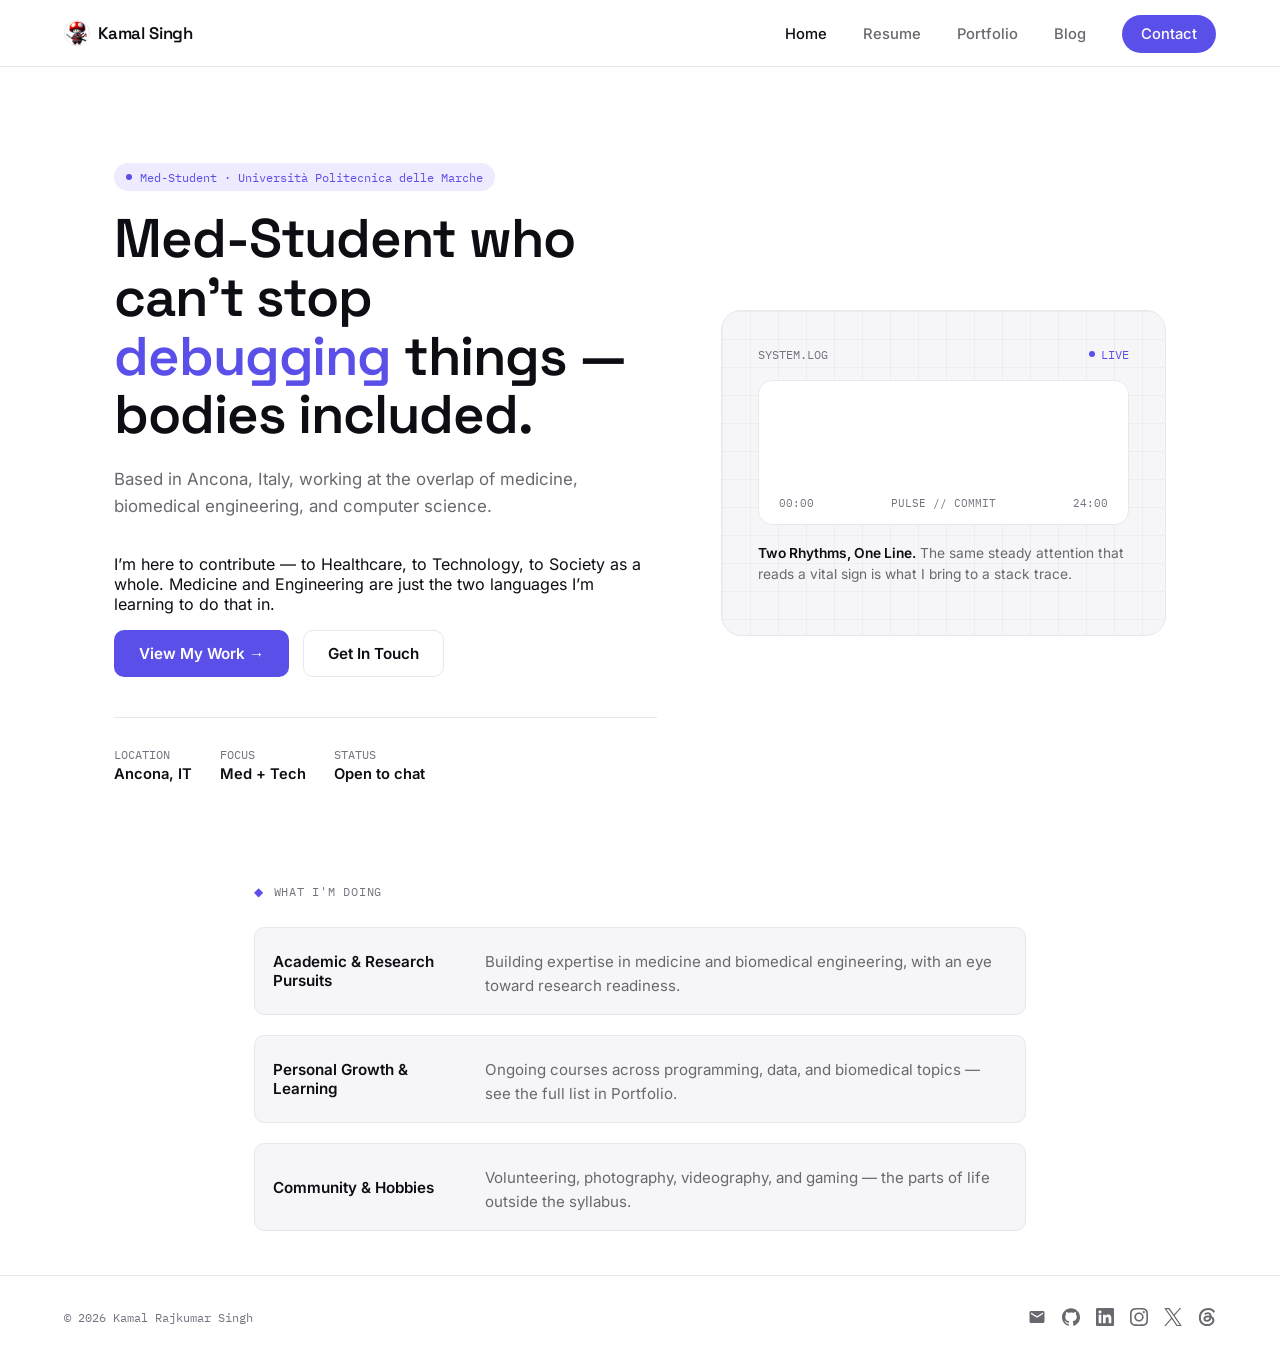
<file: index.html>
<!doctype html>
<html lang="en">
<head>
<meta charset="UTF-8" />
<meta name="viewport" content="width=device-width, initial-scale=1.0" />
<title>Kamal Rajkumar Singh — Medicine × Technology</title>
<meta name="description" content="Med-Student at Università Politecnica delle Marche, working at the intersection of Medicine, Biomedical Engineering, and Computer Science." />
<link rel="icon" href="./assets/walex_images/favicon-32.png" sizes="32x32" type="image/png" />
<link rel="icon" href="./assets/walex_images/favicon-512.png" sizes="512x512" type="image/png" />
<link rel="apple-touch-icon" href="./assets/walex_images/favicon-180.png" />
<link rel="stylesheet" href="./assets/css/style.css" />
</head>
<body>

  <a href="#main-content" class="skip-link">Skip To Content</a>

  <nav class="nav">
    <a href="./" class="nav-brand"><img src="./assets/walex_images/mascot.png" alt="" class="nav-avatar" />Kamal Singh</a>
    <button class="nav-toggle" data-nav-toggle aria-label="Toggle menu" aria-expanded="false" aria-controls="primary-navigation"><span></span></button>
    <ul class="nav-links" data-nav-links id="primary-navigation">
      <li><a href="./" class="active">Home</a></li>
      <li><a href="./resume/">Resume</a></li>
      <li><a href="./portfolio/">Portfolio</a></li>
      <li><a href="./blog/">Blog</a></li>
      <li><a href="./contact/" class="nav-cta">Contact</a></li>
    </ul>
  </nav>

  <main id="main-content" tabindex="-1">

  <section class="hero">
    <div class="hero-copy">
      <span class="eyebrow">Med-Student · Università Politecnica delle Marche</span>
      <h1 class="headline">Med-Student who can't stop <span class="accent-word">debugging</span> things — bodies included.</h1>
      <p class="subcopy">
        Based in Ancona, Italy, working at the overlap of medicine, biomedical engineering,
        and computer science.
      </p> 
      <p>
          I’m here to contribute — to Healthcare, to Technology, to Society as a whole. Medicine and Engineering are just the two languages I’m learning to do that in.
      </p>
      <div class="hero-ctas">
        <a href="./portfolio/" class="btn btn-primary">View My Work →</a>
        <a href="./contact/" class="btn btn-secondary">Get In Touch</a>
      </div>
      <div class="hero-meta">
        <div class="hero-meta-item">LOCATION<strong>Ancona, IT</strong></div>
        <div class="hero-meta-item">FOCUS<strong>Med + Tech</strong></div>
        <div class="hero-meta-item">STATUS<strong>Open to chat</strong></div>
      </div>
    </div>

    <div class="signature-card">
      <div class="signature-header">
        <span>SYSTEM.LOG</span>
        <span class="status"><span class="blip"></span>LIVE</span>
      </div>
      <div class="wave-box">
        <svg class="wave" viewBox="0 0 400 100" preserveAspectRatio="none" aria-hidden="true">
          <path class="wave-path" d="M0,50 L60,50 L75,50 L85,20 L100,85 L115,10 L130,50 L145,50 L160,50 L172,40 L184,60 L196,50 L400,50" />
        </svg>
        <div class="wave-caption">
          <span>00:00</span>
          <span>PULSE // COMMIT</span>
          <span>24:00</span>
        </div>
      </div>
      <p class="signature-footnote">
        <strong>Two Rhythms, One Line.</strong>
        The same steady attention that reads
        a vital sign is what I bring to a stack trace.
      </p>
    </div>
  </section>

  <section class="section section--no-top">
    <h2 class="section-label"><span class="n">◆</span> What I'm Doing</h2>
    <div class="skills-grid">
      <div class="skill-row skill-row-stacked">
        <span class="skill-name">Academic & Research Pursuits</span>
        <p class="t-text skill-desc">Building expertise in medicine and biomedical engineering, with an eye toward research readiness.</p>
      </div>
      <div class="skill-row skill-row-stacked">
        <span class="skill-name">Personal Growth & Learning</span>
        <p class="t-text skill-desc">Ongoing courses across programming, data, and biomedical topics — see the full list in Portfolio.</p>
      </div>
      <div class="skill-row skill-row-stacked">
        <span class="skill-name">Community & Hobbies</span>
        <p class="t-text skill-desc">Volunteering, photography, videography, and gaming — the parts of life outside the syllabus.</p>
      </div>
    </div>
  </section>

  </main>

  <footer class="site-footer">
    <span class="foot-copy">© 2026 Kamal Rajkumar Singh</span>
    <div class="foot-links">
      <a href="mailto:ares.kamalsingh@gmail.com" aria-label="Email"><svg viewBox="0 0 24 24" fill="currentColor" aria-hidden="true"><path d="M20 4H4c-1.1 0-1.99.9-1.99 2L2 18c0 1.1.9 2 2 2h16c1.1 0 2-.9 2-2V6c0-1.1-.9-2-2-2zm0 4-8 5-8-5V6l8 5 8-5v2z"/></svg></a>
      <a href="https://github.com/Walexrius" target="_blank" rel="noopener" aria-label="GitHub"><svg viewBox="0 0 24 24" fill="currentColor" aria-hidden="true"><path d="M12 .297c-6.63 0-12 5.373-12 12 0 5.303 3.438 9.8 8.205 11.385.6.113.82-.258.82-.577 0-.285-.01-1.04-.015-2.04-3.338.724-4.042-1.61-4.042-1.61C4.422 18.07 3.633 17.7 3.633 17.7c-1.087-.744.084-.729.084-.729 1.205.084 1.838 1.236 1.838 1.236 1.07 1.835 2.809 1.305 3.495.998.108-.776.417-1.305.76-1.605-2.665-.3-5.466-1.332-5.466-5.93 0-1.31.465-2.38 1.235-3.22-.135-.303-.54-1.523.105-3.176 0 0 1.005-.322 3.3 1.23.96-.267 1.98-.399 3-.405 1.02.006 2.04.138 3 .405 2.28-1.552 3.285-1.23 3.285-1.23.645 1.653.24 2.873.12 3.176.765.84 1.23 1.91 1.23 3.22 0 4.61-2.805 5.625-5.475 5.92.42.36.81 1.096.81 2.22 0 1.606-.015 2.896-.015 3.286 0 .315.21.69.825.57C20.565 22.092 24 17.592 24 12.297c0-6.627-5.373-12-12-12"/></svg></a>
      <a href="https://www.linkedin.com/in/kamal-rajkumar-singh-walexrius" target="_blank" rel="noopener" aria-label="LinkedIn"><svg viewBox="0 0 24 24" fill="currentColor" aria-hidden="true"><path d="M20.447 20.452h-3.554v-5.569c0-1.328-.027-3.037-1.852-3.037-1.853 0-2.136 1.445-2.136 2.939v5.667H9.351V9h3.414v1.561h.046c.477-.9 1.637-1.85 3.37-1.85 3.601 0 4.267 2.37 4.267 5.455v6.286zM5.337 7.433c-1.144 0-2.063-.926-2.063-2.065 0-1.138.92-2.063 2.063-2.063 1.14 0 2.064.925 2.064 2.063 0 1.139-.925 2.065-2.064 2.065zm1.782 13.019H3.555V9h3.564v11.452zM22.225 0H1.771C.792 0 0 .774 0 1.729v20.542C0 23.227.792 24 1.771 24h20.451C23.2 24 24 23.227 24 22.271V1.729C24 .774 23.2 0 22.222 0h.003z"/></svg></a>
      <a href="https://www.instagram.com/kamal_siiingh/" target="_blank" rel="noopener" aria-label="Instagram"><svg viewBox="0 0 24 24" fill="currentColor" aria-hidden="true"><path d="M7.0301.084c-1.2768.0602-2.1487.264-2.911.5634-.7888.3075-1.4575.72-2.1228 1.3877-.6652.6677-1.075 1.3368-1.3802 2.127-.2954.7638-.4956 1.6365-.552 2.914-.0564 1.2775-.0689 1.6882-.0626 4.947.0062 3.2586.0206 3.6671.0825 4.9473.061 1.2765.264 2.1482.5635 2.9107.308.7889.72 1.4573 1.388 2.1228.6679.6655 1.3365 1.0743 2.1285 1.38.7632.295 1.6361.4961 2.9134.552 1.2773.056 1.6884.069 4.9462.0627 3.2578-.0062 3.668-.0207 4.9478-.0814 1.28-.0607 2.147-.2652 2.9098-.5633.7889-.3086 1.4578-.72 2.1228-1.3881.665-.6682 1.0745-1.3378 1.3795-2.1284.2957-.7632.4966-1.636.552-2.9124.056-1.2809.0692-1.6898.063-4.948-.0063-3.2583-.021-3.6668-.0817-4.9465-.0607-1.2797-.264-2.1487-.5633-2.9117-.3084-.7889-.72-1.4568-1.3876-2.1228C21.2982 1.33 20.628.9208 19.8378.6165 19.074.321 18.2017.1197 16.9244.0645 15.6471.0093 15.236-.005 11.977.0014 8.718.0076 8.31.0215 7.0301.0839m.1402 21.6932c-1.17-.0509-1.8053-.2453-2.2287-.408-.5606-.216-.96-.4771-1.3819-.895-.422-.4178-.6811-.8186-.9-1.378-.1644-.4234-.3624-1.058-.4171-2.228-.0595-1.2645-.072-1.6442-.079-4.848-.007-3.2037.0053-3.583.0607-4.848.05-1.169.2456-1.805.408-2.2282.216-.5613.4762-.96.895-1.3816.4188-.4217.8184-.6814 1.3783-.9003.423-.1651 1.0575-.3614 2.227-.4171 1.2655-.06 1.6447-.072 4.848-.079 3.2033-.007 3.5835.005 4.8495.0608 1.169.0508 1.8053.2445 2.228.408.5608.216.96.4754 1.3816.895.4217.4194.6816.8176.9005 1.3787.1653.4217.3617 1.056.4169 2.2263.0602 1.2655.0739 1.645.0796 4.848.0058 3.203-.0055 3.5834-.061 4.848-.051 1.17-.245 1.8055-.408 2.2294-.216.5604-.4763.96-.8954 1.3814-.419.4215-.8181.6811-1.3783.9-.4224.1649-1.0577.3617-2.2262.4174-1.2656.0595-1.6448.072-4.8493.079-3.2045.007-3.5825-.006-4.848-.0608M16.953 5.5864A1.44 1.44 0 1 0 18.39 4.144a1.44 1.44 0 0 0-1.437 1.4424M5.8385 12.012c.0067 3.4032 2.7706 6.1557 6.173 6.1493 3.4026-.0065 6.157-2.7701 6.1506-6.1733-.0065-3.4032-2.771-6.1565-6.174-6.1498-3.403.0067-6.156 2.771-6.1496 6.1738M8 12.0077a4 4 0 1 1 4.008 3.9921A3.9996 3.9996 0 0 1 8 12.0077"/></svg></a>
      <a href="https://x.com/Walexrius" target="_blank" rel="noopener" aria-label="X"><svg viewBox="0 0 24 24" fill="currentColor" aria-hidden="true"><path d="M14.234 10.162 22.977 0h-2.072l-7.591 8.824L7.251 0H.258l9.168 13.343L.258 24H2.33l8.016-9.318L16.749 24h6.993zm-2.837 3.299-.929-1.329L3.076 1.56h3.182l5.965 8.532.929 1.329 7.754 11.09h-3.182z"/></svg></a>
      <a href="https://www.threads.net/letstalk_kamalsingh" target="_blank" rel="noopener" aria-label="Threads"><svg viewBox="0 0 24 24" fill="currentColor" aria-hidden="true"><path d="M18.263 11.097c-.03-3.486-1.92-5.586-5.111-5.586-2.13 0-3.922.963-4.863 2.499l2.062 1.438c.535-.843 1.272-1.543 2.628-1.543 1.528 0 2.318.85 2.544 2.431a15 15 0 0 0-2.236-.173c-4.125 0-6.068 1.867-6.068 4.336s1.943 3.99 4.804 3.99c3.139 0 5.013-2.115 5.781-4.735.798.361 1.348 1.204 1.348 2.47 0 3.387-3.907 5.232-7.22 5.232-4.885 0-8.077-3.207-8.077-8.424 0-6.392 4.223-10.487 9.9-10.487 3.808 0 5.69 1.671 6.97 3.914l2.108-1.475C21.44 2.078 18.331 0 13.663 0 6.227 0 1.168 5.277 1.168 12.934c0 7 4.953 11.066 10.856 11.066 4.878 0 9.809-2.846 9.809-7.716 0-2.545-1.46-4.231-3.569-5.187m-6.33 4.855c-1.077 0-2.026-.512-2.026-1.453 0-1.483 1.822-1.934 3.606-1.934.678 0 1.34.045 1.927.173-.422 1.927-1.671 3.215-3.508 3.214Z"/></svg></a>
    </div>
  </footer>

  <script src="./assets/js/script.js"></script>
</body>
</html>
</file>
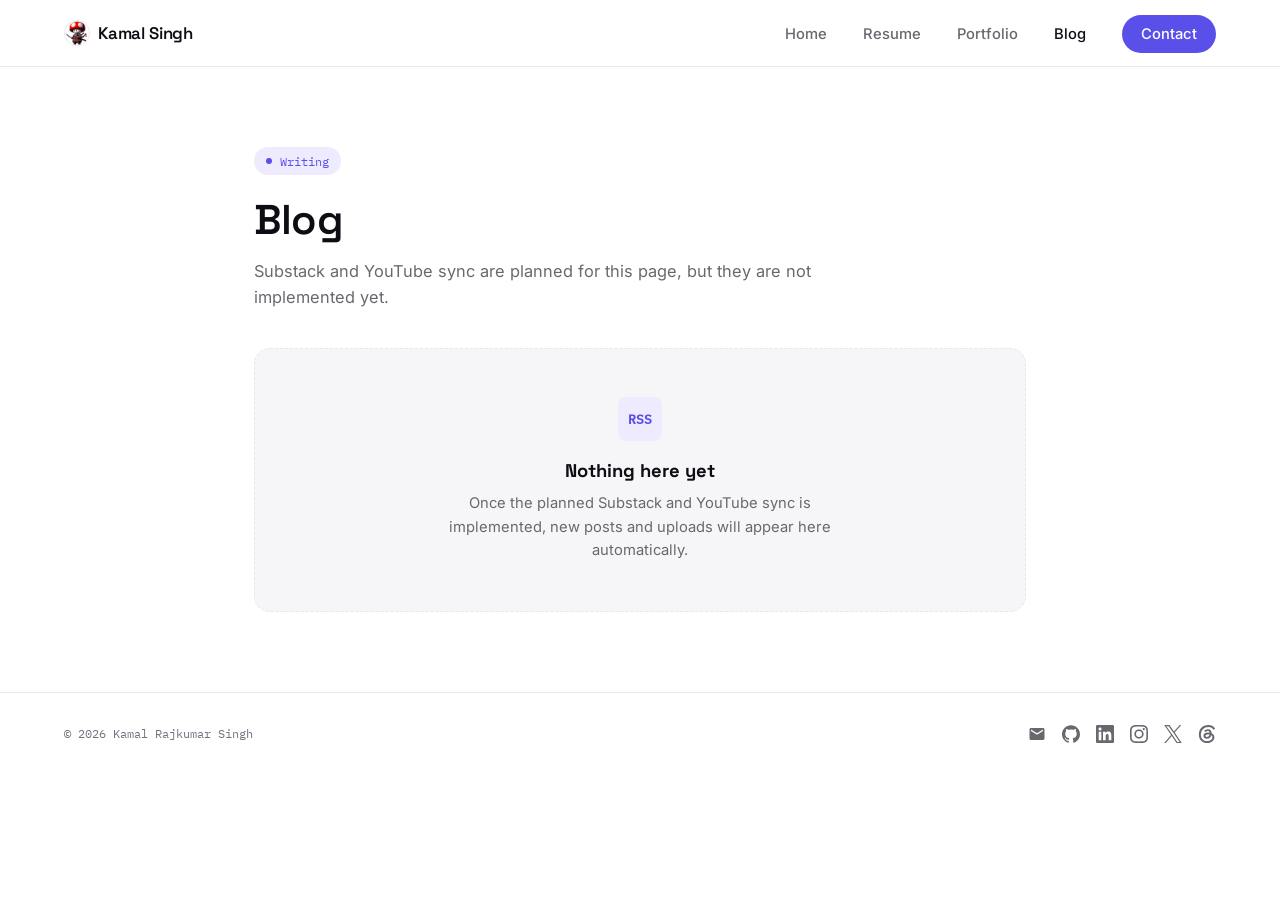
<file: blog/index.html>
<!doctype html>
<html lang="en">
<head>
<meta charset="UTF-8" />
<meta name="viewport" content="width=device-width, initial-scale=1.0" />
<title>Blog — Kamal Rajkumar Singh</title>
<meta name="description" content="Planned writing hub for Kamal Rajkumar Singh, with future Substack posts and YouTube updates to be synced automatically." />
<link rel="icon" href="../assets/walex_images/favicon-32.png" sizes="32x32" type="image/png" />
<link rel="icon" href="../assets/walex_images/favicon-512.png" sizes="512x512" type="image/png" />
<link rel="apple-touch-icon" href="../assets/walex_images/favicon-180.png" />
<link rel="stylesheet" href="../assets/css/style.css" />
</head>
<body>

  <a href="#main-content" class="skip-link">Skip To Content</a>

  <nav class="nav">
    <a href="../" class="nav-brand"><img src="../assets/walex_images/mascot.png" alt="" class="nav-avatar" />Kamal Singh</a>
    <button class="nav-toggle" data-nav-toggle aria-label="Toggle menu" aria-expanded="false" aria-controls="primary-navigation"><span></span></button>
    <ul class="nav-links" data-nav-links id="primary-navigation">
      <li><a href="../">Home</a></li>
      <li><a href="../resume/">Resume</a></li>
      <li><a href="../portfolio/">Portfolio</a></li>
      <li><a href="./" class="active">Blog</a></li>
      <li><a href="../contact/" class="nav-cta">Contact</a></li>
    </ul>
  </nav>

  <header class="page-header">
    <span class="eyebrow">Writing</span>
    <h1 class="page-title">Blog</h1>
    <p class="page-sub">Substack and YouTube sync are planned for this page, but they are not implemented yet.</p>
  </header>

  <main id="main-content" tabindex="-1">

  <div class="empty-state">
    <div class="empty-card">
      <span class="cert-icon">RSS</span>
      <h3>Nothing here yet</h3>
      <p>Once the planned Substack and YouTube sync is implemented, new posts and uploads will appear here automatically.</p>
    </div>
  </div>

  </main>

  <footer class="site-footer">
    <span class="foot-copy">© 2026 Kamal Rajkumar Singh</span>
    <div class="foot-links">
      <a href="mailto:ares.kamalsingh@gmail.com" aria-label="Email"><svg viewBox="0 0 24 24" fill="currentColor" aria-hidden="true"><path d="M20 4H4c-1.1 0-1.99.9-1.99 2L2 18c0 1.1.9 2 2 2h16c1.1 0 2-.9 2-2V6c0-1.1-.9-2-2-2zm0 4-8 5-8-5V6l8 5 8-5v2z"/></svg></a>
      <a href="https://github.com/Walexrius" target="_blank" rel="noopener" aria-label="GitHub"><svg viewBox="0 0 24 24" fill="currentColor" aria-hidden="true"><path d="M12 .297c-6.63 0-12 5.373-12 12 0 5.303 3.438 9.8 8.205 11.385.6.113.82-.258.82-.577 0-.285-.01-1.04-.015-2.04-3.338.724-4.042-1.61-4.042-1.61C4.422 18.07 3.633 17.7 3.633 17.7c-1.087-.744.084-.729.084-.729 1.205.084 1.838 1.236 1.838 1.236 1.07 1.835 2.809 1.305 3.495.998.108-.776.417-1.305.76-1.605-2.665-.3-5.466-1.332-5.466-5.93 0-1.31.465-2.38 1.235-3.22-.135-.303-.54-1.523.105-3.176 0 0 1.005-.322 3.3 1.23.96-.267 1.98-.399 3-.405 1.02.006 2.04.138 3 .405 2.28-1.552 3.285-1.23 3.285-1.23.645 1.653.24 2.873.12 3.176.765.84 1.23 1.91 1.23 3.22 0 4.61-2.805 5.625-5.475 5.92.42.36.81 1.096.81 2.22 0 1.606-.015 2.896-.015 3.286 0 .315.21.69.825.57C20.565 22.092 24 17.592 24 12.297c0-6.627-5.373-12-12-12"/></svg></a>
      <a href="https://www.linkedin.com/in/kamal-rajkumar-singh-walexrius" target="_blank" rel="noopener" aria-label="LinkedIn"><svg viewBox="0 0 24 24" fill="currentColor" aria-hidden="true"><path d="M20.447 20.452h-3.554v-5.569c0-1.328-.027-3.037-1.852-3.037-1.853 0-2.136 1.445-2.136 2.939v5.667H9.351V9h3.414v1.561h.046c.477-.9 1.637-1.85 3.37-1.85 3.601 0 4.267 2.37 4.267 5.455v6.286zM5.337 7.433c-1.144 0-2.063-.926-2.063-2.065 0-1.138.92-2.063 2.063-2.063 1.14 0 2.064.925 2.064 2.063 0 1.139-.925 2.065-2.064 2.065zm1.782 13.019H3.555V9h3.564v11.452zM22.225 0H1.771C.792 0 0 .774 0 1.729v20.542C0 23.227.792 24 1.771 24h20.451C23.2 24 24 23.227 24 22.271V1.729C24 .774 23.2 0 22.222 0h.003z"/></svg></a>
      <a href="https://www.instagram.com/kamal_siiingh/" target="_blank" rel="noopener" aria-label="Instagram"><svg viewBox="0 0 24 24" fill="currentColor" aria-hidden="true"><path d="M7.0301.084c-1.2768.0602-2.1487.264-2.911.5634-.7888.3075-1.4575.72-2.1228 1.3877-.6652.6677-1.075 1.3368-1.3802 2.127-.2954.7638-.4956 1.6365-.552 2.914-.0564 1.2775-.0689 1.6882-.0626 4.947.0062 3.2586.0206 3.6671.0825 4.9473.061 1.2765.264 2.1482.5635 2.9107.308.7889.72 1.4573 1.388 2.1228.6679.6655 1.3365 1.0743 2.1285 1.38.7632.295 1.6361.4961 2.9134.552 1.2773.056 1.6884.069 4.9462.0627 3.2578-.0062 3.668-.0207 4.9478-.0814 1.28-.0607 2.147-.2652 2.9098-.5633.7889-.3086 1.4578-.72 2.1228-1.3881.665-.6682 1.0745-1.3378 1.3795-2.1284.2957-.7632.4966-1.636.552-2.9124.056-1.2809.0692-1.6898.063-4.948-.0063-3.2583-.021-3.6668-.0817-4.9465-.0607-1.2797-.264-2.1487-.5633-2.9117-.3084-.7889-.72-1.4568-1.3876-2.1228C21.2982 1.33 20.628.9208 19.8378.6165 19.074.321 18.2017.1197 16.9244.0645 15.6471.0093 15.236-.005 11.977.0014 8.718.0076 8.31.0215 7.0301.0839m.1402 21.6932c-1.17-.0509-1.8053-.2453-2.2287-.408-.5606-.216-.96-.4771-1.3819-.895-.422-.4178-.6811-.8186-.9-1.378-.1644-.4234-.3624-1.058-.4171-2.228-.0595-1.2645-.072-1.6442-.079-4.848-.007-3.2037.0053-3.583.0607-4.848.05-1.169.2456-1.805.408-2.2282.216-.5613.4762-.96.895-1.3816.4188-.4217.8184-.6814 1.3783-.9003.423-.1651 1.0575-.3614 2.227-.4171 1.2655-.06 1.6447-.072 4.848-.079 3.2033-.007 3.5835.005 4.8495.0608 1.169.0508 1.8053.2445 2.228.408.5608.216.96.4754 1.3816.895.4217.4194.6816.8176.9005 1.3787.1653.4217.3617 1.056.4169 2.2263.0602 1.2655.0739 1.645.0796 4.848.0058 3.203-.0055 3.5834-.061 4.848-.051 1.17-.245 1.8055-.408 2.2294-.216.5604-.4763.96-.8954 1.3814-.419.4215-.8181.6811-1.3783.9-.4224.1649-1.0577.3617-2.2262.4174-1.2656.0595-1.6448.072-4.8493.079-3.2045.007-3.5825-.006-4.848-.0608M16.953 5.5864A1.44 1.44 0 1 0 18.39 4.144a1.44 1.44 0 0 0-1.437 1.4424M5.8385 12.012c.0067 3.4032 2.7706 6.1557 6.173 6.1493 3.4026-.0065 6.157-2.7701 6.1506-6.1733-.0065-3.4032-2.771-6.1565-6.174-6.1498-3.403.0067-6.156 2.771-6.1496 6.1738M8 12.0077a4 4 0 1 1 4.008 3.9921A3.9996 3.9996 0 0 1 8 12.0077"/></svg></a>
      <a href="https://x.com/Walexrius" target="_blank" rel="noopener" aria-label="X"><svg viewBox="0 0 24 24" fill="currentColor" aria-hidden="true"><path d="M14.234 10.162 22.977 0h-2.072l-7.591 8.824L7.251 0H.258l9.168 13.343L.258 24H2.33l8.016-9.318L16.749 24h6.993zm-2.837 3.299-.929-1.329L3.076 1.56h3.182l5.965 8.532.929 1.329 7.754 11.09h-3.182z"/></svg></a>
      <a href="https://www.threads.net/letstalk_kamalsingh" target="_blank" rel="noopener" aria-label="Threads"><svg viewBox="0 0 24 24" fill="currentColor" aria-hidden="true"><path d="M18.263 11.097c-.03-3.486-1.92-5.586-5.111-5.586-2.13 0-3.922.963-4.863 2.499l2.062 1.438c.535-.843 1.272-1.543 2.628-1.543 1.528 0 2.318.85 2.544 2.431a15 15 0 0 0-2.236-.173c-4.125 0-6.068 1.867-6.068 4.336s1.943 3.99 4.804 3.99c3.139 0 5.013-2.115 5.781-4.735.798.361 1.348 1.204 1.348 2.47 0 3.387-3.907 5.232-7.22 5.232-4.885 0-8.077-3.207-8.077-8.424 0-6.392 4.223-10.487 9.9-10.487 3.808 0 5.69 1.671 6.97 3.914l2.108-1.475C21.44 2.078 18.331 0 13.663 0 6.227 0 1.168 5.277 1.168 12.934c0 7 4.953 11.066 10.856 11.066 4.878 0 9.809-2.846 9.809-7.716 0-2.545-1.46-4.231-3.569-5.187m-6.33 4.855c-1.077 0-2.026-.512-2.026-1.453 0-1.483 1.822-1.934 3.606-1.934.678 0 1.34.045 1.927.173-.422 1.927-1.671 3.215-3.508 3.214Z"/></svg></a>
    </div>
  </footer>

  <script src="../assets/js/script.js"></script>
</body>
</html>
</file>
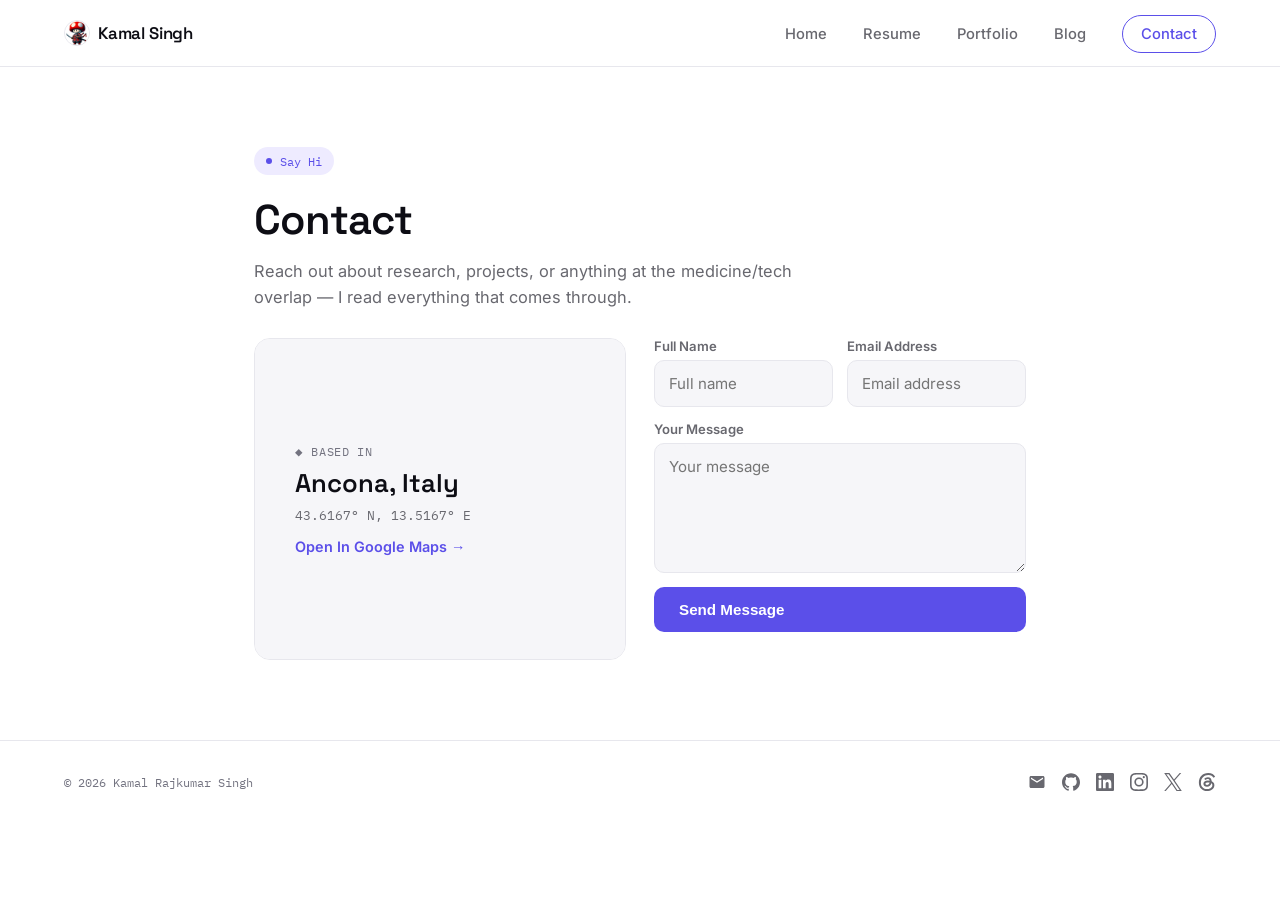
<file: contact/index.html>
<!doctype html>
<html lang="en">
<head>
<meta charset="UTF-8" />
<meta name="viewport" content="width=device-width, initial-scale=1.0" />
<title>Contact — Kamal Rajkumar Singh</title>
<meta name="description" content="Contact Kamal Rajkumar Singh for research, projects, and conversations at the intersection of medicine and technology." />
<link rel="icon" href="../assets/walex_images/favicon-32.png" sizes="32x32" type="image/png" />
<link rel="icon" href="../assets/walex_images/favicon-512.png" sizes="512x512" type="image/png" />
<link rel="apple-touch-icon" href="../assets/walex_images/favicon-180.png" />
<link rel="stylesheet" href="../assets/css/style.css" />
</head>
<body>

  <a href="#main-content" class="skip-link">Skip To Content</a>

  <nav class="nav">
    <a href="../" class="nav-brand"><img src="../assets/walex_images/mascot.png" alt="" class="nav-avatar" />Kamal Singh</a>
    <button class="nav-toggle" data-nav-toggle aria-label="Toggle menu" aria-expanded="false" aria-controls="primary-navigation"><span></span></button>
    <ul class="nav-links" data-nav-links id="primary-navigation">
      <li><a href="../">Home</a></li>
      <li><a href="../resume/">Resume</a></li>
      <li><a href="../portfolio/">Portfolio</a></li>
      <li><a href="../blog/">Blog</a></li>
      <li><a href="./" class="active nav-cta">Contact</a></li>
    </ul>
  </nav>

  <main id="main-content" tabindex="-1">

  <header class="page-header">
    <span class="eyebrow">Say Hi</span>
    <h1 class="page-title">Contact</h1>
    <p class="page-sub">Reach out about research, projects, or anything at the medicine/tech overlap — I read everything that comes through.</p>
  </header>

  <div class="contact-grid">
    <div>
      <div class="contact-card map-card">
        <div class="map-card-body">
          <span class="map-eyebrow">◆ Based In</span>
          <h3 class="map-city">Ancona, Italy</h3>
          <p class="map-coords">43.6167° N, 13.5167° E</p>
          <a class="map-link" href="https://www.google.com/maps?q=Piazza+Cavour,+Ancona,+Italy" target="_blank" rel="noopener">Open In Google Maps →</a>
        </div>
      </div>
    </div>

    <form action="https://formsubmit.co/ares.kamalsingh@gmail.com" method="POST" class="form">
      <div class="input-row">
        <div class="field">
          <label for="contact-name" class="form-label">Full Name</label>
          <input id="contact-name" type="text" name="name" class="form-input" placeholder="Full name" required />
        </div>
        <div class="field">
          <label for="contact-email" class="form-label">Email Address</label>
          <input id="contact-email" type="email" name="email" class="form-input" placeholder="Email address" required />
        </div>
      </div>
      <div class="field">
        <label for="contact-message" class="form-label">Your Message</label>
        <textarea id="contact-message" name="message" class="form-input" placeholder="Your message" required></textarea>
      </div>
      <button class="btn btn-primary" type="submit">Send Message</button>
    </form>
  </div>

  </main>

  <footer class="site-footer">
    <span class="foot-copy">© 2026 Kamal Rajkumar Singh</span>
    <div class="foot-links">
      <a href="mailto:ares.kamalsingh@gmail.com" aria-label="Email"><svg viewBox="0 0 24 24" fill="currentColor" aria-hidden="true"><path d="M20 4H4c-1.1 0-1.99.9-1.99 2L2 18c0 1.1.9 2 2 2h16c1.1 0 2-.9 2-2V6c0-1.1-.9-2-2-2zm0 4-8 5-8-5V6l8 5 8-5v2z"/></svg></a>
      <a href="https://github.com/Walexrius" target="_blank" rel="noopener" aria-label="GitHub"><svg viewBox="0 0 24 24" fill="currentColor" aria-hidden="true"><path d="M12 .297c-6.63 0-12 5.373-12 12 0 5.303 3.438 9.8 8.205 11.385.6.113.82-.258.82-.577 0-.285-.01-1.04-.015-2.04-3.338.724-4.042-1.61-4.042-1.61C4.422 18.07 3.633 17.7 3.633 17.7c-1.087-.744.084-.729.084-.729 1.205.084 1.838 1.236 1.838 1.236 1.07 1.835 2.809 1.305 3.495.998.108-.776.417-1.305.76-1.605-2.665-.3-5.466-1.332-5.466-5.93 0-1.31.465-2.38 1.235-3.22-.135-.303-.54-1.523.105-3.176 0 0 1.005-.322 3.3 1.23.96-.267 1.98-.399 3-.405 1.02.006 2.04.138 3 .405 2.28-1.552 3.285-1.23 3.285-1.23.645 1.653.24 2.873.12 3.176.765.84 1.23 1.91 1.23 3.22 0 4.61-2.805 5.625-5.475 5.92.42.36.81 1.096.81 2.22 0 1.606-.015 2.896-.015 3.286 0 .315.21.69.825.57C20.565 22.092 24 17.592 24 12.297c0-6.627-5.373-12-12-12"/></svg></a>
      <a href="https://www.linkedin.com/in/kamal-rajkumar-singh-walexrius" target="_blank" rel="noopener" aria-label="LinkedIn"><svg viewBox="0 0 24 24" fill="currentColor" aria-hidden="true"><path d="M20.447 20.452h-3.554v-5.569c0-1.328-.027-3.037-1.852-3.037-1.853 0-2.136 1.445-2.136 2.939v5.667H9.351V9h3.414v1.561h.046c.477-.9 1.637-1.85 3.37-1.85 3.601 0 4.267 2.37 4.267 5.455v6.286zM5.337 7.433c-1.144 0-2.063-.926-2.063-2.065 0-1.138.92-2.063 2.063-2.063 1.14 0 2.064.925 2.064 2.063 0 1.139-.925 2.065-2.064 2.065zm1.782 13.019H3.555V9h3.564v11.452zM22.225 0H1.771C.792 0 0 .774 0 1.729v20.542C0 23.227.792 24 1.771 24h20.451C23.2 24 24 23.227 24 22.271V1.729C24 .774 23.2 0 22.222 0h.003z"/></svg></a>
      <a href="https://www.instagram.com/kamal_siiingh/" target="_blank" rel="noopener" aria-label="Instagram"><svg viewBox="0 0 24 24" fill="currentColor" aria-hidden="true"><path d="M7.0301.084c-1.2768.0602-2.1487.264-2.911.5634-.7888.3075-1.4575.72-2.1228 1.3877-.6652.6677-1.075 1.3368-1.3802 2.127-.2954.7638-.4956 1.6365-.552 2.914-.0564 1.2775-.0689 1.6882-.0626 4.947.0062 3.2586.0206 3.6671.0825 4.9473.061 1.2765.264 2.1482.5635 2.9107.308.7889.72 1.4573 1.388 2.1228.6679.6655 1.3365 1.0743 2.1285 1.38.7632.295 1.6361.4961 2.9134.552 1.2773.056 1.6884.069 4.9462.0627 3.2578-.0062 3.668-.0207 4.9478-.0814 1.28-.0607 2.147-.2652 2.9098-.5633.7889-.3086 1.4578-.72 2.1228-1.3881.665-.6682 1.0745-1.3378 1.3795-2.1284.2957-.7632.4966-1.636.552-2.9124.056-1.2809.0692-1.6898.063-4.948-.0063-3.2583-.021-3.6668-.0817-4.9465-.0607-1.2797-.264-2.1487-.5633-2.9117-.3084-.7889-.72-1.4568-1.3876-2.1228C21.2982 1.33 20.628.9208 19.8378.6165 19.074.321 18.2017.1197 16.9244.0645 15.6471.0093 15.236-.005 11.977.0014 8.718.0076 8.31.0215 7.0301.0839m.1402 21.6932c-1.17-.0509-1.8053-.2453-2.2287-.408-.5606-.216-.96-.4771-1.3819-.895-.422-.4178-.6811-.8186-.9-1.378-.1644-.4234-.3624-1.058-.4171-2.228-.0595-1.2645-.072-1.6442-.079-4.848-.007-3.2037.0053-3.583.0607-4.848.05-1.169.2456-1.805.408-2.2282.216-.5613.4762-.96.895-1.3816.4188-.4217.8184-.6814 1.3783-.9003.423-.1651 1.0575-.3614 2.227-.4171 1.2655-.06 1.6447-.072 4.848-.079 3.2033-.007 3.5835.005 4.8495.0608 1.169.0508 1.8053.2445 2.228.408.5608.216.96.4754 1.3816.895.4217.4194.6816.8176.9005 1.3787.1653.4217.3617 1.056.4169 2.2263.0602 1.2655.0739 1.645.0796 4.848.0058 3.203-.0055 3.5834-.061 4.848-.051 1.17-.245 1.8055-.408 2.2294-.216.5604-.4763.96-.8954 1.3814-.419.4215-.8181.6811-1.3783.9-.4224.1649-1.0577.3617-2.2262.4174-1.2656.0595-1.6448.072-4.8493.079-3.2045.007-3.5825-.006-4.848-.0608M16.953 5.5864A1.44 1.44 0 1 0 18.39 4.144a1.44 1.44 0 0 0-1.437 1.4424M5.8385 12.012c.0067 3.4032 2.7706 6.1557 6.173 6.1493 3.4026-.0065 6.157-2.7701 6.1506-6.1733-.0065-3.4032-2.771-6.1565-6.174-6.1498-3.403.0067-6.156 2.771-6.1496 6.1738M8 12.0077a4 4 0 1 1 4.008 3.9921A3.9996 3.9996 0 0 1 8 12.0077"/></svg></a>
      <a href="https://x.com/Walexrius" target="_blank" rel="noopener" aria-label="X"><svg viewBox="0 0 24 24" fill="currentColor" aria-hidden="true"><path d="M14.234 10.162 22.977 0h-2.072l-7.591 8.824L7.251 0H.258l9.168 13.343L.258 24H2.33l8.016-9.318L16.749 24h6.993zm-2.837 3.299-.929-1.329L3.076 1.56h3.182l5.965 8.532.929 1.329 7.754 11.09h-3.182z"/></svg></a>
      <a href="https://www.threads.net/letstalk_kamalsingh" target="_blank" rel="noopener" aria-label="Threads"><svg viewBox="0 0 24 24" fill="currentColor" aria-hidden="true"><path d="M18.263 11.097c-.03-3.486-1.92-5.586-5.111-5.586-2.13 0-3.922.963-4.863 2.499l2.062 1.438c.535-.843 1.272-1.543 2.628-1.543 1.528 0 2.318.85 2.544 2.431a15 15 0 0 0-2.236-.173c-4.125 0-6.068 1.867-6.068 4.336s1.943 3.99 4.804 3.99c3.139 0 5.013-2.115 5.781-4.735.798.361 1.348 1.204 1.348 2.47 0 3.387-3.907 5.232-7.22 5.232-4.885 0-8.077-3.207-8.077-8.424 0-6.392 4.223-10.487 9.9-10.487 3.808 0 5.69 1.671 6.97 3.914l2.108-1.475C21.44 2.078 18.331 0 13.663 0 6.227 0 1.168 5.277 1.168 12.934c0 7 4.953 11.066 10.856 11.066 4.878 0 9.809-2.846 9.809-7.716 0-2.545-1.46-4.231-3.569-5.187m-6.33 4.855c-1.077 0-2.026-.512-2.026-1.453 0-1.483 1.822-1.934 3.606-1.934.678 0 1.34.045 1.927.173-.422 1.927-1.671 3.215-3.508 3.214Z"/></svg></a>
    </div>
  </footer>

  <script src="../assets/js/script.js"></script>
</body>
</html>
</file>
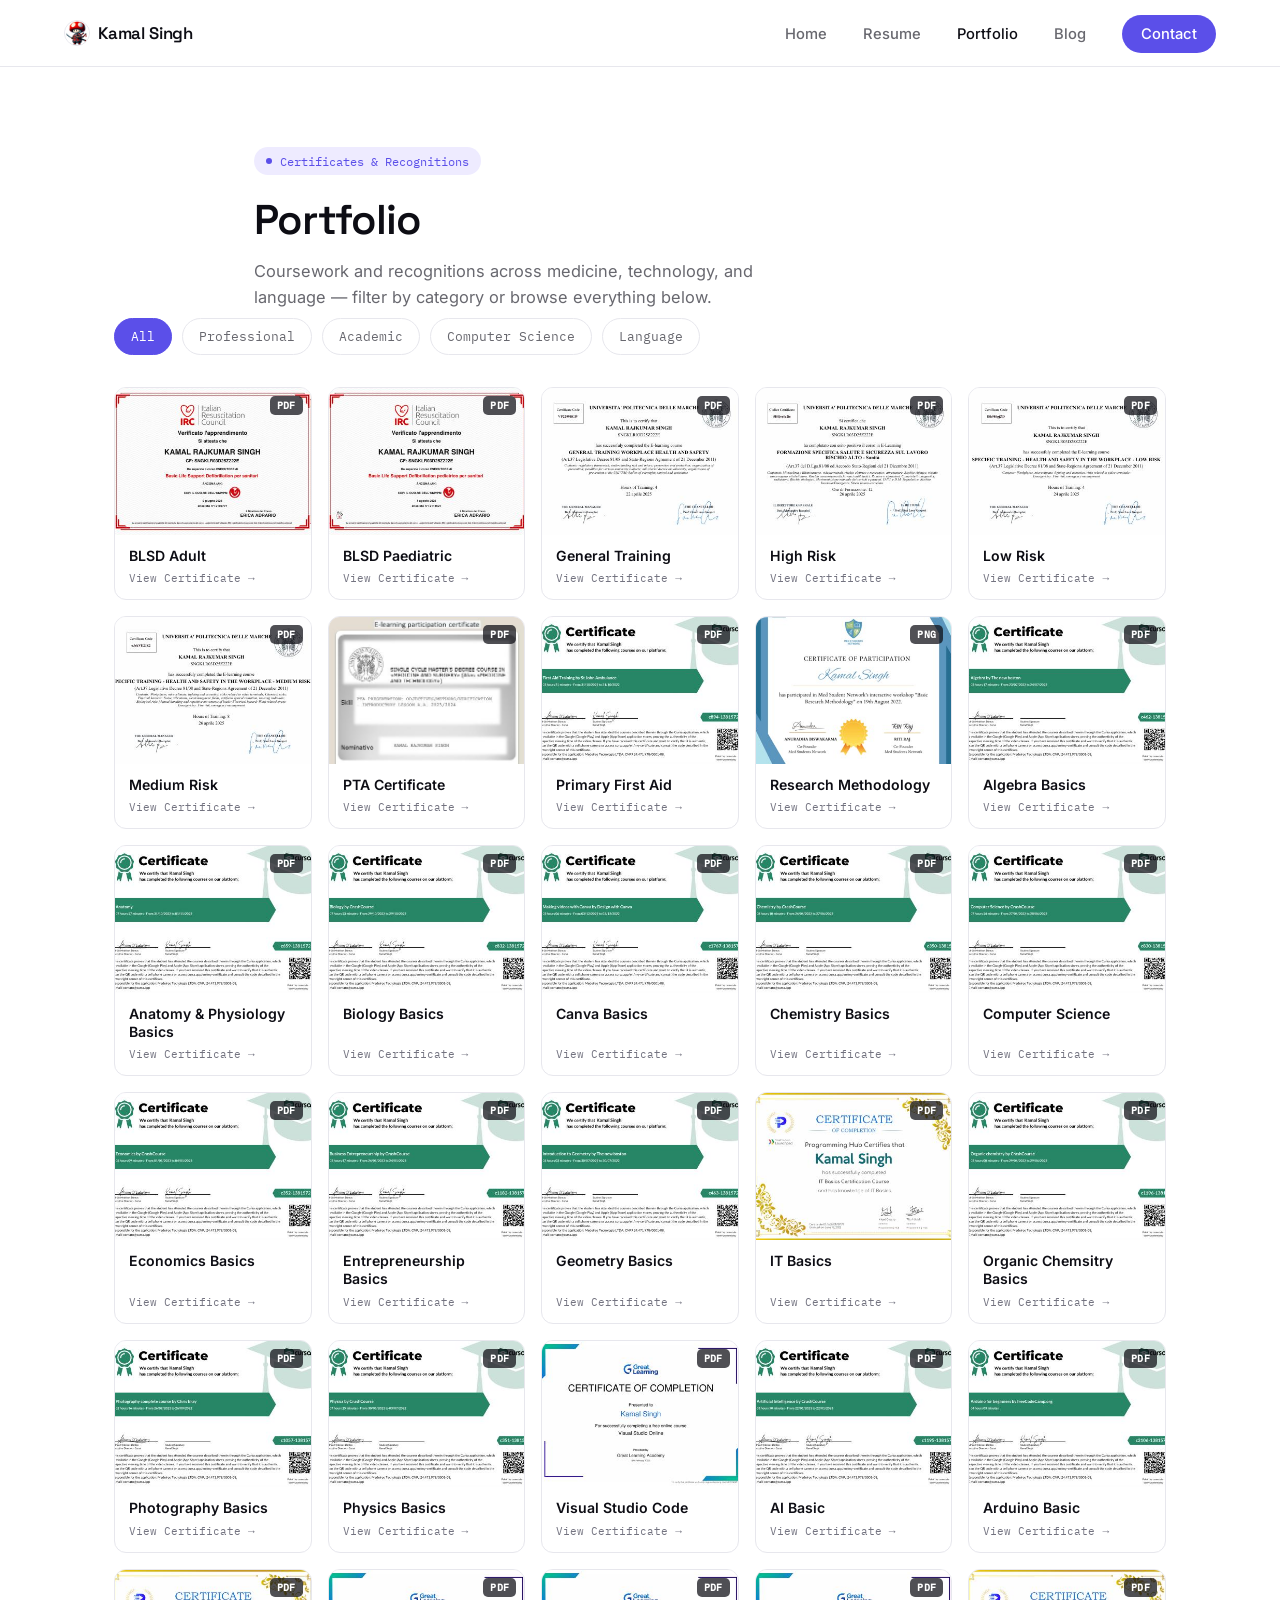
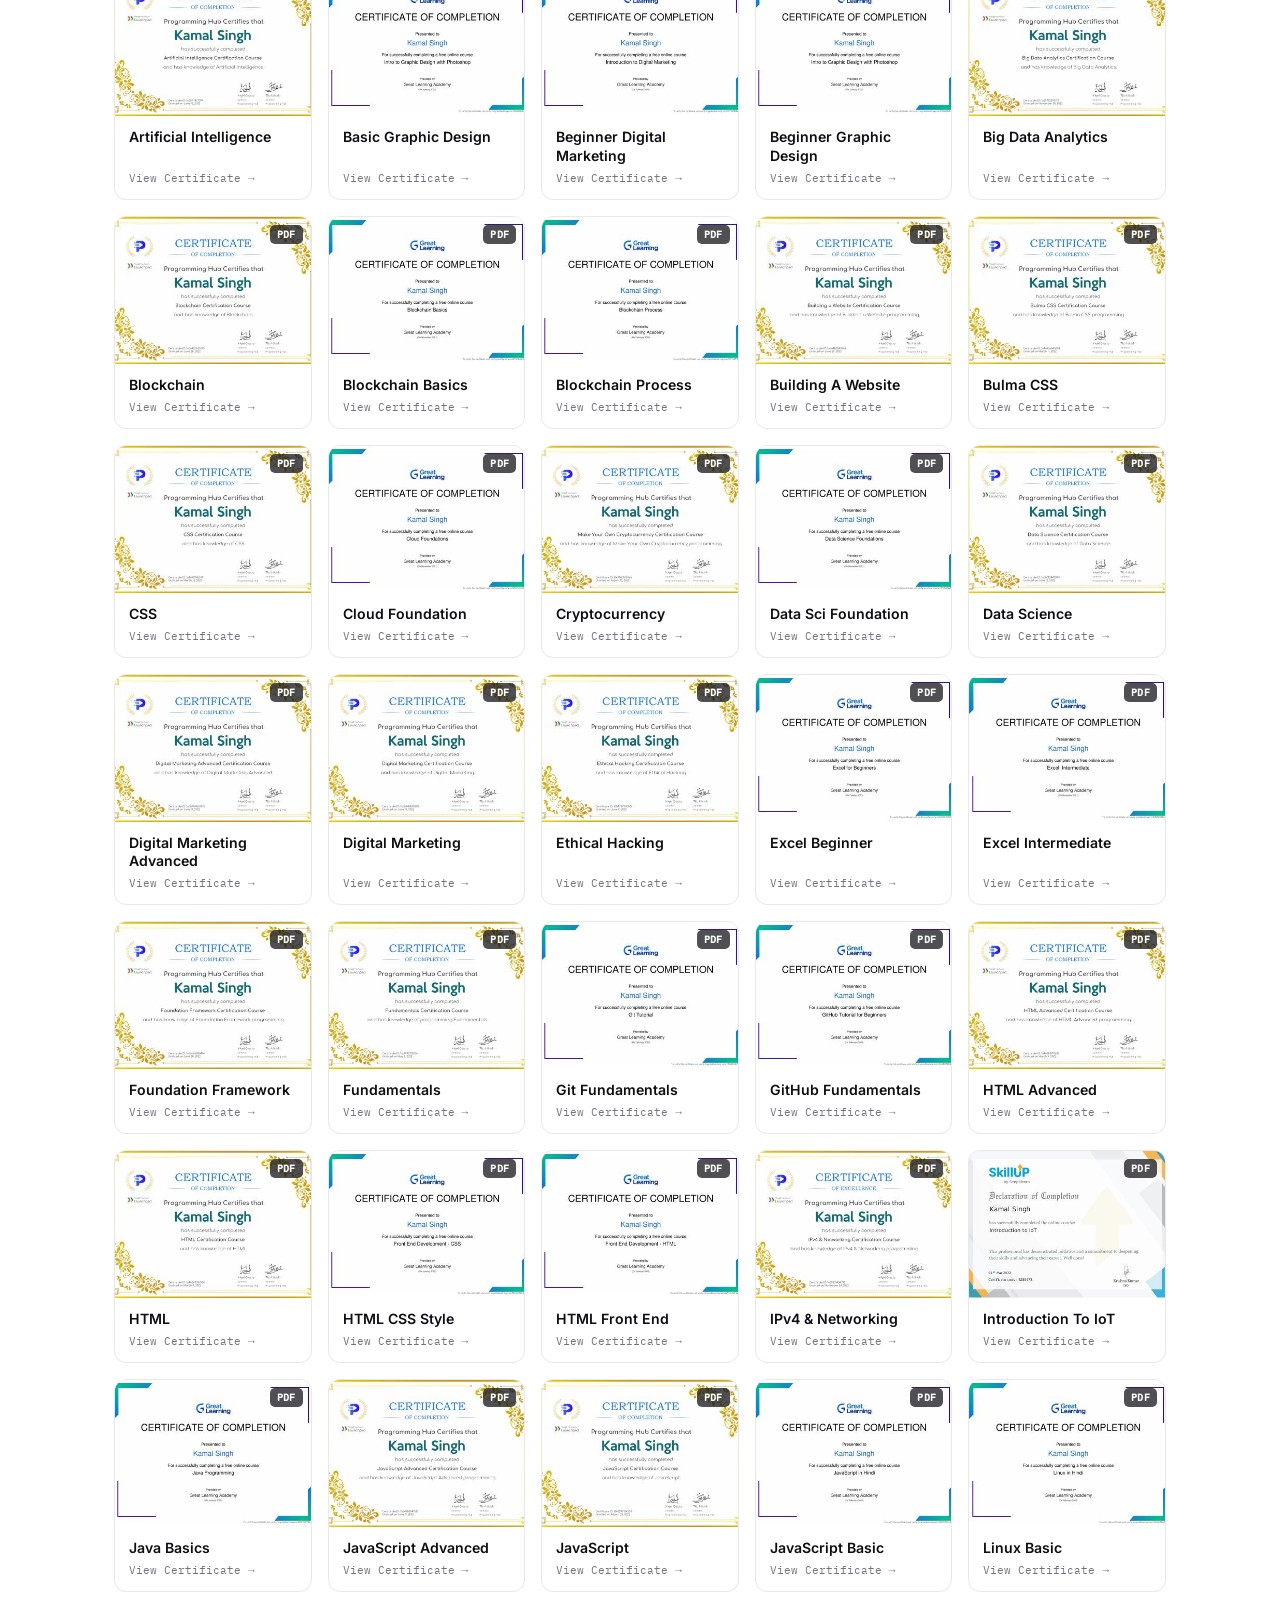
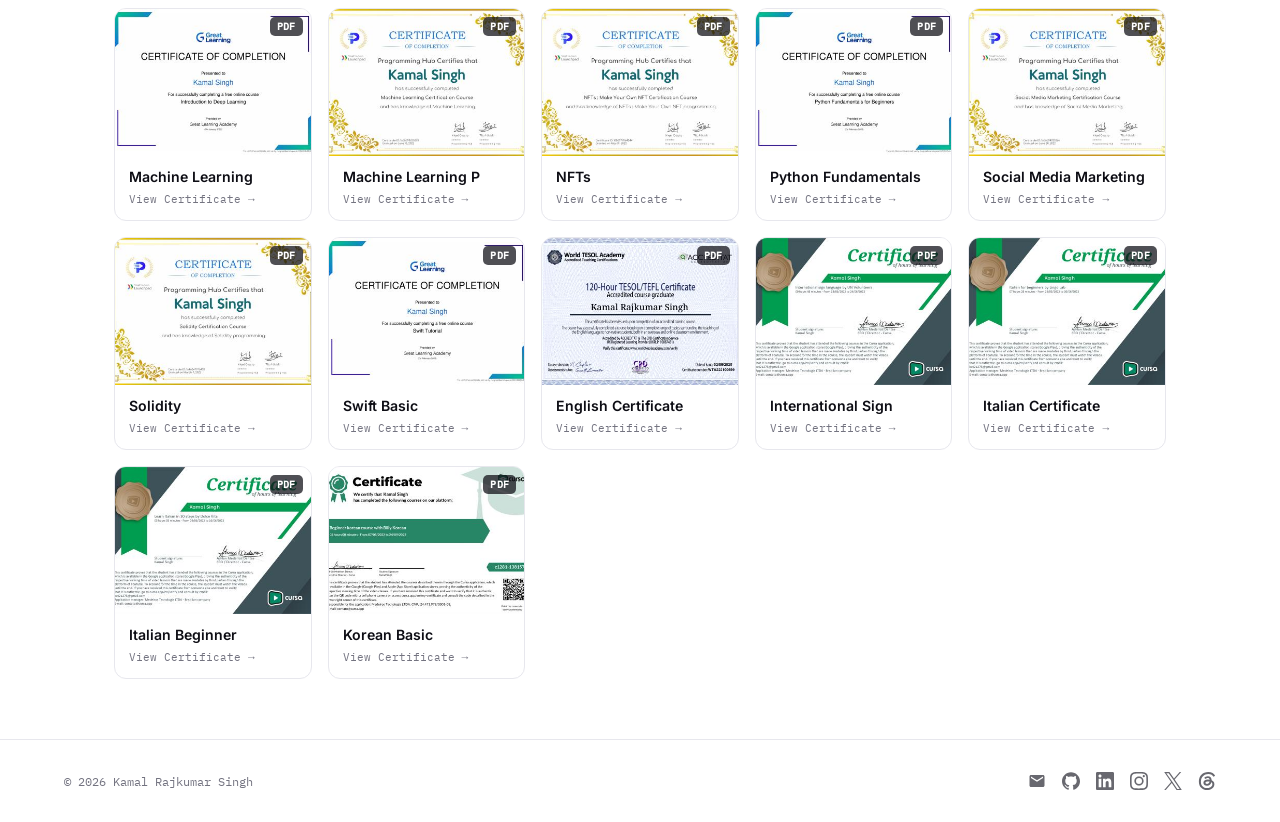
<file: portfolio/index.html>
<!doctype html>
<html lang="en">
<head>
<meta charset="UTF-8" />
<meta name="viewport" content="width=device-width, initial-scale=1.0" />
<title>Portfolio — Kamal Rajkumar Singh</title>
<meta name="description" content="Certificates and recognitions for Kamal Rajkumar Singh across professional training, academics, computer science, and languages." />
<link rel="icon" href="../assets/walex_images/favicon-32.png" sizes="32x32" type="image/png" />
<link rel="icon" href="../assets/walex_images/favicon-512.png" sizes="512x512" type="image/png" />
<link rel="apple-touch-icon" href="../assets/walex_images/favicon-180.png" />
<link rel="stylesheet" href="../assets/css/style.css" />
</head>
<body>

  <a href="#main-content" class="skip-link">Skip To Content</a>

  <nav class="nav">
    <a href="../" class="nav-brand"><img src="../assets/walex_images/mascot.png" alt="" class="nav-avatar" />Kamal Singh</a>
    <button class="nav-toggle" data-nav-toggle aria-label="Toggle menu" aria-expanded="false" aria-controls="primary-navigation"><span></span></button>
    <ul class="nav-links" data-nav-links id="primary-navigation">
      <li><a href="../">Home</a></li>
      <li><a href="../resume/">Resume</a></li>
      <li><a href="./" class="active">Portfolio</a></li>
      <li><a href="../blog/">Blog</a></li>
      <li><a href="../contact/" class="nav-cta">Contact</a></li>
    </ul>
  </nav>

  <header class="page-header">
    <span class="eyebrow">Certificates & Recognitions</span>
    <h1 class="page-title">Portfolio</h1>
    <p class="page-sub">Coursework and recognitions across medicine, technology, and language — filter by category or browse everything below.</p>
  </header>

  <main id="main-content" tabindex="-1">

  <ul class="filter-list">
    <li><button type="button" class="filter-btn active" data-filter-btn="all" aria-pressed="true">All</button></li>
    <li><button type="button" class="filter-btn" data-filter-btn="professional" aria-pressed="false">Professional</button></li>
    <li><button type="button" class="filter-btn" data-filter-btn="academic" aria-pressed="false">Academic</button></li>
    <li><button type="button" class="filter-btn" data-filter-btn="cs" aria-pressed="false">Computer Science</button></li>
    <li><button type="button" class="filter-btn" data-filter-btn="language" aria-pressed="false">Language</button></li>
  </ul>

  <div class="cert-grid">
      <a href="../assets/Professional_Recognitions/BLSD_Adult.pdf" target="_blank" rel="noopener" class="cert-card" data-cert-category="professional">
        <div class="cert-thumb-box">
          <img src="../assets/cert-thumbs/Professional_Recognitions__BLSD_Adult-1.jpg" alt="BLSD Adult certificate thumbnail" loading="lazy" />
          <span class="cert-ext-badge">PDF</span>
        </div>
        <div class="cert-body">
          <span class="cert-name">BLSD Adult</span>
          <span class="cert-view">View Certificate →</span>
        </div>
      </a>
      <a href="../assets/Professional_Recognitions/BLSD_Paediatric.pdf" target="_blank" rel="noopener" class="cert-card" data-cert-category="professional">
        <div class="cert-thumb-box">
          <img src="../assets/cert-thumbs/Professional_Recognitions__BLSD_Paediatric-1.jpg" alt="BLSD Paediatric certificate thumbnail" loading="lazy" />
          <span class="cert-ext-badge">PDF</span>
        </div>
        <div class="cert-body">
          <span class="cert-name">BLSD Paediatric</span>
          <span class="cert-view">View Certificate →</span>
        </div>
      </a>
      <a href="../assets/Professional_Recognitions/General Training.pdf" target="_blank" rel="noopener" class="cert-card" data-cert-category="professional">
        <div class="cert-thumb-box">
          <img src="../assets/cert-thumbs/Professional_Recognitions__General Training-1.jpg" alt="General Training certificate thumbnail" loading="lazy" />
          <span class="cert-ext-badge">PDF</span>
        </div>
        <div class="cert-body">
          <span class="cert-name">General Training</span>
          <span class="cert-view">View Certificate →</span>
        </div>
      </a>
      <a href="../assets/Professional_Recognitions/High Risk.pdf" target="_blank" rel="noopener" class="cert-card" data-cert-category="professional">
        <div class="cert-thumb-box">
          <img src="../assets/cert-thumbs/Professional_Recognitions__High Risk-1.jpg" alt="High Risk certificate thumbnail" loading="lazy" />
          <span class="cert-ext-badge">PDF</span>
        </div>
        <div class="cert-body">
          <span class="cert-name">High Risk</span>
          <span class="cert-view">View Certificate →</span>
        </div>
      </a>
      <a href="../assets/Professional_Recognitions/Low Risk.pdf" target="_blank" rel="noopener" class="cert-card" data-cert-category="professional">
        <div class="cert-thumb-box">
          <img src="../assets/cert-thumbs/Professional_Recognitions__Low Risk-1.jpg" alt="Low Risk certificate thumbnail" loading="lazy" />
          <span class="cert-ext-badge">PDF</span>
        </div>
        <div class="cert-body">
          <span class="cert-name">Low Risk</span>
          <span class="cert-view">View Certificate →</span>
        </div>
      </a>
      <a href="../assets/Professional_Recognitions/Medium Risk.pdf" target="_blank" rel="noopener" class="cert-card" data-cert-category="professional">
        <div class="cert-thumb-box">
          <img src="../assets/cert-thumbs/Professional_Recognitions__Medium Risk-1.jpg" alt="Medium Risk certificate thumbnail" loading="lazy" />
          <span class="cert-ext-badge">PDF</span>
        </div>
        <div class="cert-body">
          <span class="cert-name">Medium Risk</span>
          <span class="cert-view">View Certificate →</span>
        </div>
      </a>
      <a href="../assets/Professional_Recognitions/PTA Certificate.pdf" target="_blank" rel="noopener" class="cert-card" data-cert-category="professional">
        <div class="cert-thumb-box">
          <img src="../assets/cert-thumbs/Professional_Recognitions__PTA Certificate-1.jpg" alt="PTA Certificate certificate thumbnail" loading="lazy" />
          <span class="cert-ext-badge">PDF</span>
        </div>
        <div class="cert-body">
          <span class="cert-name">PTA Certificate</span>
          <span class="cert-view">View Certificate →</span>
        </div>
      </a>
      <a href="../assets/Professional_Recognitions/Primary First Aid.pdf" target="_blank" rel="noopener" class="cert-card" data-cert-category="professional">
        <div class="cert-thumb-box">
          <img src="../assets/cert-thumbs/Professional_Recognitions__Primary First Aid-1.jpg" alt="Primary First Aid certificate thumbnail" loading="lazy" />
          <span class="cert-ext-badge">PDF</span>
        </div>
        <div class="cert-body">
          <span class="cert-name">Primary First Aid</span>
          <span class="cert-view">View Certificate →</span>
        </div>
      </a>
      <a href="../assets/Professional_Recognitions/Research_Methodology.png" target="_blank" rel="noopener" class="cert-card" data-cert-category="professional">
        <div class="cert-thumb-box">
          <img src="../assets/cert-thumbs/Professional_Recognitions__Research_Methodology.jpg" alt="Research Methodology certificate thumbnail" loading="lazy" />
          <span class="cert-ext-badge">PNG</span>
        </div>
        <div class="cert-body">
          <span class="cert-name">Research Methodology</span>
          <span class="cert-view">View Certificate →</span>
        </div>
      </a>
      <a href="../assets/Academic_Recognitions/Algebra_Basics.pdf" target="_blank" rel="noopener" class="cert-card" data-cert-category="academic">
        <div class="cert-thumb-box">
          <img src="../assets/cert-thumbs/Academic_Recognitions__Algebra_Basics-1.jpg" alt="Algebra Basics certificate thumbnail" loading="lazy" />
          <span class="cert-ext-badge">PDF</span>
        </div>
        <div class="cert-body">
          <span class="cert-name">Algebra Basics</span>
          <span class="cert-view">View Certificate →</span>
        </div>
      </a>
      <a href="../assets/Academic_Recognitions/Anatomy & Physiology Basics.pdf" target="_blank" rel="noopener" class="cert-card" data-cert-category="academic">
        <div class="cert-thumb-box">
          <img src="../assets/cert-thumbs/Academic_Recognitions__Anatomy & Physiology Basics-1.jpg" alt="Anatomy & Physiology Basics certificate thumbnail" loading="lazy" />
          <span class="cert-ext-badge">PDF</span>
        </div>
        <div class="cert-body">
          <span class="cert-name">Anatomy & Physiology Basics</span>
          <span class="cert-view">View Certificate →</span>
        </div>
      </a>
      <a href="../assets/Academic_Recognitions/Biology_Basics.pdf" target="_blank" rel="noopener" class="cert-card" data-cert-category="academic">
        <div class="cert-thumb-box">
          <img src="../assets/cert-thumbs/Academic_Recognitions__Biology_Basics-1.jpg" alt="Biology Basics certificate thumbnail" loading="lazy" />
          <span class="cert-ext-badge">PDF</span>
        </div>
        <div class="cert-body">
          <span class="cert-name">Biology Basics</span>
          <span class="cert-view">View Certificate →</span>
        </div>
      </a>
      <a href="../assets/Academic_Recognitions/Canva Basics.pdf" target="_blank" rel="noopener" class="cert-card" data-cert-category="academic">
        <div class="cert-thumb-box">
          <img src="../assets/cert-thumbs/Academic_Recognitions__Canva Basics-1.jpg" alt="Canva Basics certificate thumbnail" loading="lazy" />
          <span class="cert-ext-badge">PDF</span>
        </div>
        <div class="cert-body">
          <span class="cert-name">Canva Basics</span>
          <span class="cert-view">View Certificate →</span>
        </div>
      </a>
      <a href="../assets/Academic_Recognitions/Chemistry_Basics.pdf" target="_blank" rel="noopener" class="cert-card" data-cert-category="academic">
        <div class="cert-thumb-box">
          <img src="../assets/cert-thumbs/Academic_Recognitions__Chemistry_Basics-1.jpg" alt="Chemistry Basics certificate thumbnail" loading="lazy" />
          <span class="cert-ext-badge">PDF</span>
        </div>
        <div class="cert-body">
          <span class="cert-name">Chemistry Basics</span>
          <span class="cert-view">View Certificate →</span>
        </div>
      </a>
      <a href="../assets/Academic_Recognitions/Computer_Science.pdf" target="_blank" rel="noopener" class="cert-card" data-cert-category="academic">
        <div class="cert-thumb-box">
          <img src="../assets/cert-thumbs/Academic_Recognitions__Computer_Science-1.jpg" alt="Computer Science certificate thumbnail" loading="lazy" />
          <span class="cert-ext-badge">PDF</span>
        </div>
        <div class="cert-body">
          <span class="cert-name">Computer Science</span>
          <span class="cert-view">View Certificate →</span>
        </div>
      </a>
      <a href="../assets/Academic_Recognitions/Economics_Basics.pdf" target="_blank" rel="noopener" class="cert-card" data-cert-category="academic">
        <div class="cert-thumb-box">
          <img src="../assets/cert-thumbs/Academic_Recognitions__Economics_Basics-1.jpg" alt="Economics Basics certificate thumbnail" loading="lazy" />
          <span class="cert-ext-badge">PDF</span>
        </div>
        <div class="cert-body">
          <span class="cert-name">Economics Basics</span>
          <span class="cert-view">View Certificate →</span>
        </div>
      </a>
      <a href="../assets/Academic_Recognitions/Entrepreneurship_Basics.pdf" target="_blank" rel="noopener" class="cert-card" data-cert-category="academic">
        <div class="cert-thumb-box">
          <img src="../assets/cert-thumbs/Academic_Recognitions__Entrepreneurship_Basics-1.jpg" alt="Entrepreneurship Basics certificate thumbnail" loading="lazy" />
          <span class="cert-ext-badge">PDF</span>
        </div>
        <div class="cert-body">
          <span class="cert-name">Entrepreneurship Basics</span>
          <span class="cert-view">View Certificate →</span>
        </div>
      </a>
      <a href="../assets/Academic_Recognitions/Geometry_Basics.pdf" target="_blank" rel="noopener" class="cert-card" data-cert-category="academic">
        <div class="cert-thumb-box">
          <img src="../assets/cert-thumbs/Academic_Recognitions__Geometry_Basics-1.jpg" alt="Geometry Basics certificate thumbnail" loading="lazy" />
          <span class="cert-ext-badge">PDF</span>
        </div>
        <div class="cert-body">
          <span class="cert-name">Geometry Basics</span>
          <span class="cert-view">View Certificate →</span>
        </div>
      </a>
      <a href="../assets/Academic_Recognitions/IT Basics.pdf" target="_blank" rel="noopener" class="cert-card" data-cert-category="academic">
        <div class="cert-thumb-box">
          <img src="../assets/cert-thumbs/Academic_Recognitions__IT Basics-1.jpg" alt="IT Basics certificate thumbnail" loading="lazy" />
          <span class="cert-ext-badge">PDF</span>
        </div>
        <div class="cert-body">
          <span class="cert-name">IT Basics</span>
          <span class="cert-view">View Certificate →</span>
        </div>
      </a>
      <a href="../assets/Academic_Recognitions/Organic_Chemsitry_Basics.pdf" target="_blank" rel="noopener" class="cert-card" data-cert-category="academic">
        <div class="cert-thumb-box">
          <img src="../assets/cert-thumbs/Academic_Recognitions__Organic_Chemsitry_Basics-1.jpg" alt="Organic Chemsitry Basics certificate thumbnail" loading="lazy" />
          <span class="cert-ext-badge">PDF</span>
        </div>
        <div class="cert-body">
          <span class="cert-name">Organic Chemsitry Basics</span>
          <span class="cert-view">View Certificate →</span>
        </div>
      </a>
      <a href="../assets/Academic_Recognitions/Photography_Basics.pdf" target="_blank" rel="noopener" class="cert-card" data-cert-category="academic">
        <div class="cert-thumb-box">
          <img src="../assets/cert-thumbs/Academic_Recognitions__Photography_Basics-1.jpg" alt="Photography Basics certificate thumbnail" loading="lazy" />
          <span class="cert-ext-badge">PDF</span>
        </div>
        <div class="cert-body">
          <span class="cert-name">Photography Basics</span>
          <span class="cert-view">View Certificate →</span>
        </div>
      </a>
      <a href="../assets/Academic_Recognitions/Physics_Basics.pdf" target="_blank" rel="noopener" class="cert-card" data-cert-category="academic">
        <div class="cert-thumb-box">
          <img src="../assets/cert-thumbs/Academic_Recognitions__Physics_Basics-1.jpg" alt="Physics Basics certificate thumbnail" loading="lazy" />
          <span class="cert-ext-badge">PDF</span>
        </div>
        <div class="cert-body">
          <span class="cert-name">Physics Basics</span>
          <span class="cert-view">View Certificate →</span>
        </div>
      </a>
      <a href="../assets/Academic_Recognitions/Visual_Studio_Code_.pdf" target="_blank" rel="noopener" class="cert-card" data-cert-category="academic">
        <div class="cert-thumb-box">
          <img src="../assets/cert-thumbs/Academic_Recognitions__Visual_Studio_Code_-1.jpg" alt="Visual Studio Code certificate thumbnail" loading="lazy" />
          <span class="cert-ext-badge">PDF</span>
        </div>
        <div class="cert-body">
          <span class="cert-name">Visual Studio Code</span>
          <span class="cert-view">View Certificate →</span>
        </div>
      </a>
      <a href="../assets/IT_Based_Recognitions/AI_Basic.pdf" target="_blank" rel="noopener" class="cert-card" data-cert-category="cs">
        <div class="cert-thumb-box">
          <img src="../assets/cert-thumbs/IT_Based_Recognitions__AI_Basic-1.jpg" alt="AI Basic certificate thumbnail" loading="lazy" />
          <span class="cert-ext-badge">PDF</span>
        </div>
        <div class="cert-body">
          <span class="cert-name">AI Basic</span>
          <span class="cert-view">View Certificate →</span>
        </div>
      </a>
      <a href="../assets/IT_Based_Recognitions/Arduino_ Basic.pdf" target="_blank" rel="noopener" class="cert-card" data-cert-category="cs">
        <div class="cert-thumb-box">
          <img src="../assets/cert-thumbs/IT_Based_Recognitions__Arduino_ Basic-1.jpg" alt="Arduino Basic certificate thumbnail" loading="lazy" />
          <span class="cert-ext-badge">PDF</span>
        </div>
        <div class="cert-body">
          <span class="cert-name">Arduino Basic</span>
          <span class="cert-view">View Certificate →</span>
        </div>
      </a>
      <a href="../assets/IT_Based_Recognitions/Artificial Intelligence.pdf" target="_blank" rel="noopener" class="cert-card" data-cert-category="cs">
        <div class="cert-thumb-box">
          <img src="../assets/cert-thumbs/IT_Based_Recognitions__Artificial Intelligence-1.jpg" alt="Artificial Intelligence certificate thumbnail" loading="lazy" />
          <span class="cert-ext-badge">PDF</span>
        </div>
        <div class="cert-body">
          <span class="cert-name">Artificial Intelligence</span>
          <span class="cert-view">View Certificate →</span>
        </div>
      </a>
      <a href="../assets/IT_Based_Recognitions/Basic_Graphic Design.pdf" target="_blank" rel="noopener" class="cert-card" data-cert-category="cs">
        <div class="cert-thumb-box">
          <img src="../assets/cert-thumbs/IT_Based_Recognitions__Basic_Graphic Design-1.jpg" alt="Basic Graphic Design certificate thumbnail" loading="lazy" />
          <span class="cert-ext-badge">PDF</span>
        </div>
        <div class="cert-body">
          <span class="cert-name">Basic Graphic Design</span>
          <span class="cert-view">View Certificate →</span>
        </div>
      </a>
      <a href="../assets/IT_Based_Recognitions/Beginner_Digital Marketing.pdf" target="_blank" rel="noopener" class="cert-card" data-cert-category="cs">
        <div class="cert-thumb-box">
          <img src="../assets/cert-thumbs/IT_Based_Recognitions__Beginner_Digital Marketing-1.jpg" alt="Beginner Digital Marketing certificate thumbnail" loading="lazy" />
          <span class="cert-ext-badge">PDF</span>
        </div>
        <div class="cert-body">
          <span class="cert-name">Beginner Digital Marketing</span>
          <span class="cert-view">View Certificate →</span>
        </div>
      </a>
      <a href="../assets/IT_Based_Recognitions/Beginner_Graphic Design.pdf" target="_blank" rel="noopener" class="cert-card" data-cert-category="cs">
        <div class="cert-thumb-box">
          <img src="../assets/cert-thumbs/IT_Based_Recognitions__Beginner_Graphic Design-1.jpg" alt="Beginner Graphic Design certificate thumbnail" loading="lazy" />
          <span class="cert-ext-badge">PDF</span>
        </div>
        <div class="cert-body">
          <span class="cert-name">Beginner Graphic Design</span>
          <span class="cert-view">View Certificate →</span>
        </div>
      </a>
      <a href="../assets/IT_Based_Recognitions/Big Data Analytics.pdf" target="_blank" rel="noopener" class="cert-card" data-cert-category="cs">
        <div class="cert-thumb-box">
          <img src="../assets/cert-thumbs/IT_Based_Recognitions__Big Data Analytics-1.jpg" alt="Big Data Analytics certificate thumbnail" loading="lazy" />
          <span class="cert-ext-badge">PDF</span>
        </div>
        <div class="cert-body">
          <span class="cert-name">Big Data Analytics</span>
          <span class="cert-view">View Certificate →</span>
        </div>
      </a>
      <a href="../assets/IT_Based_Recognitions/Blockchain.pdf" target="_blank" rel="noopener" class="cert-card" data-cert-category="cs">
        <div class="cert-thumb-box">
          <img src="../assets/cert-thumbs/IT_Based_Recognitions__Blockchain-1.jpg" alt="Blockchain certificate thumbnail" loading="lazy" />
          <span class="cert-ext-badge">PDF</span>
        </div>
        <div class="cert-body">
          <span class="cert-name">Blockchain</span>
          <span class="cert-view">View Certificate →</span>
        </div>
      </a>
      <a href="../assets/IT_Based_Recognitions/Blockchain_Basics.pdf" target="_blank" rel="noopener" class="cert-card" data-cert-category="cs">
        <div class="cert-thumb-box">
          <img src="../assets/cert-thumbs/IT_Based_Recognitions__Blockchain_Basics-1.jpg" alt="Blockchain Basics certificate thumbnail" loading="lazy" />
          <span class="cert-ext-badge">PDF</span>
        </div>
        <div class="cert-body">
          <span class="cert-name">Blockchain Basics</span>
          <span class="cert-view">View Certificate →</span>
        </div>
      </a>
      <a href="../assets/IT_Based_Recognitions/Blockchain_Process.pdf" target="_blank" rel="noopener" class="cert-card" data-cert-category="cs">
        <div class="cert-thumb-box">
          <img src="../assets/cert-thumbs/IT_Based_Recognitions__Blockchain_Process-1.jpg" alt="Blockchain Process certificate thumbnail" loading="lazy" />
          <span class="cert-ext-badge">PDF</span>
        </div>
        <div class="cert-body">
          <span class="cert-name">Blockchain Process</span>
          <span class="cert-view">View Certificate →</span>
        </div>
      </a>
      <a href="../assets/IT_Based_Recognitions/Building a Website.pdf" target="_blank" rel="noopener" class="cert-card" data-cert-category="cs">
        <div class="cert-thumb-box">
          <img src="../assets/cert-thumbs/IT_Based_Recognitions__Building a Website-1.jpg" alt="Building A Website certificate thumbnail" loading="lazy" />
          <span class="cert-ext-badge">PDF</span>
        </div>
        <div class="cert-body">
          <span class="cert-name">Building A Website</span>
          <span class="cert-view">View Certificate →</span>
        </div>
      </a>
      <a href="../assets/IT_Based_Recognitions/Bulma CSS.pdf" target="_blank" rel="noopener" class="cert-card" data-cert-category="cs">
        <div class="cert-thumb-box">
          <img src="../assets/cert-thumbs/IT_Based_Recognitions__Bulma CSS-1.jpg" alt="Bulma CSS certificate thumbnail" loading="lazy" />
          <span class="cert-ext-badge">PDF</span>
        </div>
        <div class="cert-body">
          <span class="cert-name">Bulma CSS</span>
          <span class="cert-view">View Certificate →</span>
        </div>
      </a>
      <a href="../assets/IT_Based_Recognitions/CSS.pdf" target="_blank" rel="noopener" class="cert-card" data-cert-category="cs">
        <div class="cert-thumb-box">
          <img src="../assets/cert-thumbs/IT_Based_Recognitions__CSS-1.jpg" alt="CSS certificate thumbnail" loading="lazy" />
          <span class="cert-ext-badge">PDF</span>
        </div>
        <div class="cert-body">
          <span class="cert-name">CSS</span>
          <span class="cert-view">View Certificate →</span>
        </div>
      </a>
      <a href="../assets/IT_Based_Recognitions/Cloud_Foundation.pdf" target="_blank" rel="noopener" class="cert-card" data-cert-category="cs">
        <div class="cert-thumb-box">
          <img src="../assets/cert-thumbs/IT_Based_Recognitions__Cloud_Foundation-1.jpg" alt="Cloud Foundation certificate thumbnail" loading="lazy" />
          <span class="cert-ext-badge">PDF</span>
        </div>
        <div class="cert-body">
          <span class="cert-name">Cloud Foundation</span>
          <span class="cert-view">View Certificate →</span>
        </div>
      </a>
      <a href="../assets/IT_Based_Recognitions/Cryptocurrency.pdf" target="_blank" rel="noopener" class="cert-card" data-cert-category="cs">
        <div class="cert-thumb-box">
          <img src="../assets/cert-thumbs/IT_Based_Recognitions__Cryptocurrency-1.jpg" alt="Cryptocurrency certificate thumbnail" loading="lazy" />
          <span class="cert-ext-badge">PDF</span>
        </div>
        <div class="cert-body">
          <span class="cert-name">Cryptocurrency</span>
          <span class="cert-view">View Certificate →</span>
        </div>
      </a>
      <a href="../assets/IT_Based_Recognitions/Data Sci_Foundation.pdf" target="_blank" rel="noopener" class="cert-card" data-cert-category="cs">
        <div class="cert-thumb-box">
          <img src="../assets/cert-thumbs/IT_Based_Recognitions__Data Sci_Foundation-1.jpg" alt="Data Sci Foundation certificate thumbnail" loading="lazy" />
          <span class="cert-ext-badge">PDF</span>
        </div>
        <div class="cert-body">
          <span class="cert-name">Data Sci Foundation</span>
          <span class="cert-view">View Certificate →</span>
        </div>
      </a>
      <a href="../assets/IT_Based_Recognitions/Data Science.pdf" target="_blank" rel="noopener" class="cert-card" data-cert-category="cs">
        <div class="cert-thumb-box">
          <img src="../assets/cert-thumbs/IT_Based_Recognitions__Data Science-1.jpg" alt="Data Science certificate thumbnail" loading="lazy" />
          <span class="cert-ext-badge">PDF</span>
        </div>
        <div class="cert-body">
          <span class="cert-name">Data Science</span>
          <span class="cert-view">View Certificate →</span>
        </div>
      </a>
      <a href="../assets/IT_Based_Recognitions/Digital Marketing Advanced.pdf" target="_blank" rel="noopener" class="cert-card" data-cert-category="cs">
        <div class="cert-thumb-box">
          <img src="../assets/cert-thumbs/IT_Based_Recognitions__Digital Marketing Advanced-1.jpg" alt="Digital Marketing Advanced certificate thumbnail" loading="lazy" />
          <span class="cert-ext-badge">PDF</span>
        </div>
        <div class="cert-body">
          <span class="cert-name">Digital Marketing Advanced</span>
          <span class="cert-view">View Certificate →</span>
        </div>
      </a>
      <a href="../assets/IT_Based_Recognitions/Digital Marketing.pdf" target="_blank" rel="noopener" class="cert-card" data-cert-category="cs">
        <div class="cert-thumb-box">
          <img src="../assets/cert-thumbs/IT_Based_Recognitions__Digital Marketing-1.jpg" alt="Digital Marketing certificate thumbnail" loading="lazy" />
          <span class="cert-ext-badge">PDF</span>
        </div>
        <div class="cert-body">
          <span class="cert-name">Digital Marketing</span>
          <span class="cert-view">View Certificate →</span>
        </div>
      </a>
      <a href="../assets/IT_Based_Recognitions/Ethical Hacking.pdf" target="_blank" rel="noopener" class="cert-card" data-cert-category="cs">
        <div class="cert-thumb-box">
          <img src="../assets/cert-thumbs/IT_Based_Recognitions__Ethical Hacking-1.jpg" alt="Ethical Hacking certificate thumbnail" loading="lazy" />
          <span class="cert-ext-badge">PDF</span>
        </div>
        <div class="cert-body">
          <span class="cert-name">Ethical Hacking</span>
          <span class="cert-view">View Certificate →</span>
        </div>
      </a>
      <a href="../assets/IT_Based_Recognitions/Excel Beginner.pdf" target="_blank" rel="noopener" class="cert-card" data-cert-category="cs">
        <div class="cert-thumb-box">
          <img src="../assets/cert-thumbs/IT_Based_Recognitions__Excel Beginner-1.jpg" alt="Excel Beginner certificate thumbnail" loading="lazy" />
          <span class="cert-ext-badge">PDF</span>
        </div>
        <div class="cert-body">
          <span class="cert-name">Excel Beginner</span>
          <span class="cert-view">View Certificate →</span>
        </div>
      </a>
      <a href="../assets/IT_Based_Recognitions/Excel Intermediate.pdf" target="_blank" rel="noopener" class="cert-card" data-cert-category="cs">
        <div class="cert-thumb-box">
          <img src="../assets/cert-thumbs/IT_Based_Recognitions__Excel Intermediate-1.jpg" alt="Excel Intermediate certificate thumbnail" loading="lazy" />
          <span class="cert-ext-badge">PDF</span>
        </div>
        <div class="cert-body">
          <span class="cert-name">Excel Intermediate</span>
          <span class="cert-view">View Certificate →</span>
        </div>
      </a>
      <a href="../assets/IT_Based_Recognitions/Foundation Framework.pdf" target="_blank" rel="noopener" class="cert-card" data-cert-category="cs">
        <div class="cert-thumb-box">
          <img src="../assets/cert-thumbs/IT_Based_Recognitions__Foundation Framework-1.jpg" alt="Foundation Framework certificate thumbnail" loading="lazy" />
          <span class="cert-ext-badge">PDF</span>
        </div>
        <div class="cert-body">
          <span class="cert-name">Foundation Framework</span>
          <span class="cert-view">View Certificate →</span>
        </div>
      </a>
      <a href="../assets/IT_Based_Recognitions/Fundamentals.pdf" target="_blank" rel="noopener" class="cert-card" data-cert-category="cs">
        <div class="cert-thumb-box">
          <img src="../assets/cert-thumbs/IT_Based_Recognitions__Fundamentals-1.jpg" alt="Fundamentals certificate thumbnail" loading="lazy" />
          <span class="cert-ext-badge">PDF</span>
        </div>
        <div class="cert-body">
          <span class="cert-name">Fundamentals</span>
          <span class="cert-view">View Certificate →</span>
        </div>
      </a>
      <a href="../assets/IT_Based_Recognitions/Git_Fundamentals.pdf" target="_blank" rel="noopener" class="cert-card" data-cert-category="cs">
        <div class="cert-thumb-box">
          <img src="../assets/cert-thumbs/IT_Based_Recognitions__Git_Fundamentals-1.jpg" alt="Git Fundamentals certificate thumbnail" loading="lazy" />
          <span class="cert-ext-badge">PDF</span>
        </div>
        <div class="cert-body">
          <span class="cert-name">Git Fundamentals</span>
          <span class="cert-view">View Certificate →</span>
        </div>
      </a>
      <a href="../assets/IT_Based_Recognitions/Github_Fundamentals.pdf" target="_blank" rel="noopener" class="cert-card" data-cert-category="cs">
        <div class="cert-thumb-box">
          <img src="../assets/cert-thumbs/IT_Based_Recognitions__Github_Fundamentals-1.jpg" alt="GitHub Fundamentals certificate thumbnail" loading="lazy" />
          <span class="cert-ext-badge">PDF</span>
        </div>
        <div class="cert-body">
          <span class="cert-name">GitHub Fundamentals</span>
          <span class="cert-view">View Certificate →</span>
        </div>
      </a>
      <a href="../assets/IT_Based_Recognitions/HTML Advanced.pdf" target="_blank" rel="noopener" class="cert-card" data-cert-category="cs">
        <div class="cert-thumb-box">
          <img src="../assets/cert-thumbs/IT_Based_Recognitions__HTML Advanced-1.jpg" alt="HTML Advanced certificate thumbnail" loading="lazy" />
          <span class="cert-ext-badge">PDF</span>
        </div>
        <div class="cert-body">
          <span class="cert-name">HTML Advanced</span>
          <span class="cert-view">View Certificate →</span>
        </div>
      </a>
      <a href="../assets/IT_Based_Recognitions/HTML.pdf" target="_blank" rel="noopener" class="cert-card" data-cert-category="cs">
        <div class="cert-thumb-box">
          <img src="../assets/cert-thumbs/IT_Based_Recognitions__HTML-1.jpg" alt="HTML certificate thumbnail" loading="lazy" />
          <span class="cert-ext-badge">PDF</span>
        </div>
        <div class="cert-body">
          <span class="cert-name">HTML</span>
          <span class="cert-view">View Certificate →</span>
        </div>
      </a>
      <a href="../assets/IT_Based_Recognitions/HTML_CSS_Style.pdf" target="_blank" rel="noopener" class="cert-card" data-cert-category="cs">
        <div class="cert-thumb-box">
          <img src="../assets/cert-thumbs/IT_Based_Recognitions__HTML_CSS_Style-1.jpg" alt="HTML CSS Style certificate thumbnail" loading="lazy" />
          <span class="cert-ext-badge">PDF</span>
        </div>
        <div class="cert-body">
          <span class="cert-name">HTML CSS Style</span>
          <span class="cert-view">View Certificate →</span>
        </div>
      </a>
      <a href="../assets/IT_Based_Recognitions/HTML_FRONT END.pdf" target="_blank" rel="noopener" class="cert-card" data-cert-category="cs">
        <div class="cert-thumb-box">
          <img src="../assets/cert-thumbs/IT_Based_Recognitions__HTML_FRONT END-1.jpg" alt="HTML Front End certificate thumbnail" loading="lazy" />
          <span class="cert-ext-badge">PDF</span>
        </div>
        <div class="cert-body">
          <span class="cert-name">HTML Front End</span>
          <span class="cert-view">View Certificate →</span>
        </div>
      </a>
      <a href="../assets/IT_Based_Recognitions/IPv4 & Networking.pdf" target="_blank" rel="noopener" class="cert-card" data-cert-category="cs">
        <div class="cert-thumb-box">
          <img src="../assets/cert-thumbs/IT_Based_Recognitions__IPv4 & Networking-1.jpg" alt="IPv4 & Networking certificate thumbnail" loading="lazy" />
          <span class="cert-ext-badge">PDF</span>
        </div>
        <div class="cert-body">
          <span class="cert-name">IPv4 & Networking</span>
          <span class="cert-view">View Certificate →</span>
        </div>
      </a>
      <a href="../assets/IT_Based_Recognitions/Introduction_to_IoT.pdf" target="_blank" rel="noopener" class="cert-card" data-cert-category="cs">
        <div class="cert-thumb-box">
          <img src="../assets/cert-thumbs/IT_Based_Recognitions__Introduction_to_IoT-1.jpg" alt="Introduction To IoT certificate thumbnail" loading="lazy" />
          <span class="cert-ext-badge">PDF</span>
        </div>
        <div class="cert-body">
          <span class="cert-name">Introduction To IoT</span>
          <span class="cert-view">View Certificate →</span>
        </div>
      </a>
      <a href="../assets/IT_Based_Recognitions/JAVA_BASICS.pdf" target="_blank" rel="noopener" class="cert-card" data-cert-category="cs">
        <div class="cert-thumb-box">
          <img src="../assets/cert-thumbs/IT_Based_Recognitions__JAVA_BASICS-1.jpg" alt="Java Basics certificate thumbnail" loading="lazy" />
          <span class="cert-ext-badge">PDF</span>
        </div>
        <div class="cert-body">
          <span class="cert-name">Java Basics</span>
          <span class="cert-view">View Certificate →</span>
        </div>
      </a>
      <a href="../assets/IT_Based_Recognitions/JavaScript Advanced.pdf" target="_blank" rel="noopener" class="cert-card" data-cert-category="cs">
        <div class="cert-thumb-box">
          <img src="../assets/cert-thumbs/IT_Based_Recognitions__JavaScript Advanced-1.jpg" alt="JavaScript Advanced certificate thumbnail" loading="lazy" />
          <span class="cert-ext-badge">PDF</span>
        </div>
        <div class="cert-body">
          <span class="cert-name">JavaScript Advanced</span>
          <span class="cert-view">View Certificate →</span>
        </div>
      </a>
      <a href="../assets/IT_Based_Recognitions/JavaScript.pdf" target="_blank" rel="noopener" class="cert-card" data-cert-category="cs">
        <div class="cert-thumb-box">
          <img src="../assets/cert-thumbs/IT_Based_Recognitions__JavaScript-1.jpg" alt="JavaScript certificate thumbnail" loading="lazy" />
          <span class="cert-ext-badge">PDF</span>
        </div>
        <div class="cert-body">
          <span class="cert-name">JavaScript</span>
          <span class="cert-view">View Certificate →</span>
        </div>
      </a>
      <a href="../assets/IT_Based_Recognitions/JavaScript_Basic.pdf" target="_blank" rel="noopener" class="cert-card" data-cert-category="cs">
        <div class="cert-thumb-box">
          <img src="../assets/cert-thumbs/IT_Based_Recognitions__JavaScript_Basic-1.jpg" alt="JavaScript Basic certificate thumbnail" loading="lazy" />
          <span class="cert-ext-badge">PDF</span>
        </div>
        <div class="cert-body">
          <span class="cert-name">JavaScript Basic</span>
          <span class="cert-view">View Certificate →</span>
        </div>
      </a>
      <a href="../assets/IT_Based_Recognitions/Linux_Basic.pdf" target="_blank" rel="noopener" class="cert-card" data-cert-category="cs">
        <div class="cert-thumb-box">
          <img src="../assets/cert-thumbs/IT_Based_Recognitions__Linux_Basic-1.jpg" alt="Linux Basic certificate thumbnail" loading="lazy" />
          <span class="cert-ext-badge">PDF</span>
        </div>
        <div class="cert-body">
          <span class="cert-name">Linux Basic</span>
          <span class="cert-view">View Certificate →</span>
        </div>
      </a>
      <a href="../assets/IT_Based_Recognitions/Machine Learning.pdf" target="_blank" rel="noopener" class="cert-card" data-cert-category="cs">
        <div class="cert-thumb-box">
          <img src="../assets/cert-thumbs/IT_Based_Recognitions__Machine Learning-1.jpg" alt="Machine Learning certificate thumbnail" loading="lazy" />
          <span class="cert-ext-badge">PDF</span>
        </div>
        <div class="cert-body">
          <span class="cert-name">Machine Learning</span>
          <span class="cert-view">View Certificate →</span>
        </div>
      </a>
      <a href="../assets/IT_Based_Recognitions/Machine Learning_P.pdf" target="_blank" rel="noopener" class="cert-card" data-cert-category="cs">
        <div class="cert-thumb-box">
          <img src="../assets/cert-thumbs/IT_Based_Recognitions__Machine Learning_P-1.jpg" alt="Machine Learning P certificate thumbnail" loading="lazy" />
          <span class="cert-ext-badge">PDF</span>
        </div>
        <div class="cert-body">
          <span class="cert-name">Machine Learning P</span>
          <span class="cert-view">View Certificate →</span>
        </div>
      </a>
      <a href="../assets/IT_Based_Recognitions/NFTs.pdf" target="_blank" rel="noopener" class="cert-card" data-cert-category="cs">
        <div class="cert-thumb-box">
          <img src="../assets/cert-thumbs/IT_Based_Recognitions__NFTs-1.jpg" alt="NFTs certificate thumbnail" loading="lazy" />
          <span class="cert-ext-badge">PDF</span>
        </div>
        <div class="cert-body">
          <span class="cert-name">NFTs</span>
          <span class="cert-view">View Certificate →</span>
        </div>
      </a>
      <a href="../assets/IT_Based_Recognitions/Python_Fundamentals.pdf" target="_blank" rel="noopener" class="cert-card" data-cert-category="cs">
        <div class="cert-thumb-box">
          <img src="../assets/cert-thumbs/IT_Based_Recognitions__Python_Fundamentals-1.jpg" alt="Python Fundamentals certificate thumbnail" loading="lazy" />
          <span class="cert-ext-badge">PDF</span>
        </div>
        <div class="cert-body">
          <span class="cert-name">Python Fundamentals</span>
          <span class="cert-view">View Certificate →</span>
        </div>
      </a>
      <a href="../assets/IT_Based_Recognitions/Social Media Marketing.pdf" target="_blank" rel="noopener" class="cert-card" data-cert-category="cs">
        <div class="cert-thumb-box">
          <img src="../assets/cert-thumbs/IT_Based_Recognitions__Social Media Marketing-1.jpg" alt="Social Media Marketing certificate thumbnail" loading="lazy" />
          <span class="cert-ext-badge">PDF</span>
        </div>
        <div class="cert-body">
          <span class="cert-name">Social Media Marketing</span>
          <span class="cert-view">View Certificate →</span>
        </div>
      </a>
      <a href="../assets/IT_Based_Recognitions/Solidity.pdf" target="_blank" rel="noopener" class="cert-card" data-cert-category="cs">
        <div class="cert-thumb-box">
          <img src="../assets/cert-thumbs/IT_Based_Recognitions__Solidity-1.jpg" alt="Solidity certificate thumbnail" loading="lazy" />
          <span class="cert-ext-badge">PDF</span>
        </div>
        <div class="cert-body">
          <span class="cert-name">Solidity</span>
          <span class="cert-view">View Certificate →</span>
        </div>
      </a>
      <a href="../assets/IT_Based_Recognitions/Swift_ Basic.pdf" target="_blank" rel="noopener" class="cert-card" data-cert-category="cs">
        <div class="cert-thumb-box">
          <img src="../assets/cert-thumbs/IT_Based_Recognitions__Swift_ Basic-1.jpg" alt="Swift Basic certificate thumbnail" loading="lazy" />
          <span class="cert-ext-badge">PDF</span>
        </div>
        <div class="cert-body">
          <span class="cert-name">Swift Basic</span>
          <span class="cert-view">View Certificate →</span>
        </div>
      </a>
      <a href="../assets/Language_Recognitions/English Certificate.pdf" target="_blank" rel="noopener" class="cert-card" data-cert-category="language">
        <div class="cert-thumb-box">
          <img src="../assets/cert-thumbs/Language_Recognitions__English Certificate-1.jpg" alt="English Certificate certificate thumbnail" loading="lazy" />
          <span class="cert-ext-badge">PDF</span>
        </div>
        <div class="cert-body">
          <span class="cert-name">English Certificate</span>
          <span class="cert-view">View Certificate →</span>
        </div>
      </a>
      <a href="../assets/Language_Recognitions/International_Sign.pdf" target="_blank" rel="noopener" class="cert-card" data-cert-category="language">
        <div class="cert-thumb-box">
          <img src="../assets/cert-thumbs/Language_Recognitions__International_Sign-1.jpg" alt="International Sign certificate thumbnail" loading="lazy" />
          <span class="cert-ext-badge">PDF</span>
        </div>
        <div class="cert-body">
          <span class="cert-name">International Sign</span>
          <span class="cert-view">View Certificate →</span>
        </div>
      </a>
      <a href="../assets/Language_Recognitions/Italian Certificate.pdf" target="_blank" rel="noopener" class="cert-card" data-cert-category="language">
        <div class="cert-thumb-box">
          <img src="../assets/cert-thumbs/Language_Recognitions__Italian Certificate-1.jpg" alt="Italian Certificate certificate thumbnail" loading="lazy" />
          <span class="cert-ext-badge">PDF</span>
        </div>
        <div class="cert-body">
          <span class="cert-name">Italian Certificate</span>
          <span class="cert-view">View Certificate →</span>
        </div>
      </a>
      <a href="../assets/Language_Recognitions/Italian_Beginner.pdf" target="_blank" rel="noopener" class="cert-card" data-cert-category="language">
        <div class="cert-thumb-box">
          <img src="../assets/cert-thumbs/Language_Recognitions__Italian_Beginner-1.jpg" alt="Italian Beginner certificate thumbnail" loading="lazy" />
          <span class="cert-ext-badge">PDF</span>
        </div>
        <div class="cert-body">
          <span class="cert-name">Italian Beginner</span>
          <span class="cert-view">View Certificate →</span>
        </div>
      </a>
      <a href="../assets/Language_Recognitions/Korean_Basic.pdf" target="_blank" rel="noopener" class="cert-card" data-cert-category="language">
        <div class="cert-thumb-box">
          <img src="../assets/cert-thumbs/Language_Recognitions__Korean_Basic-1.jpg" alt="Korean Basic certificate thumbnail" loading="lazy" />
          <span class="cert-ext-badge">PDF</span>
        </div>
        <div class="cert-body">
          <span class="cert-name">Korean Basic</span>
          <span class="cert-view">View Certificate →</span>
        </div>
      </a>
  </div>

  </main>

  <footer class="site-footer">
    <span class="foot-copy">© 2026 Kamal Rajkumar Singh</span>
    <div class="foot-links">
      <a href="mailto:ares.kamalsingh@gmail.com" aria-label="Email"><svg viewBox="0 0 24 24" fill="currentColor" aria-hidden="true"><path d="M20 4H4c-1.1 0-1.99.9-1.99 2L2 18c0 1.1.9 2 2 2h16c1.1 0 2-.9 2-2V6c0-1.1-.9-2-2-2zm0 4-8 5-8-5V6l8 5 8-5v2z"/></svg></a>
      <a href="https://github.com/Walexrius" target="_blank" rel="noopener" aria-label="GitHub"><svg viewBox="0 0 24 24" fill="currentColor" aria-hidden="true"><path d="M12 .297c-6.63 0-12 5.373-12 12 0 5.303 3.438 9.8 8.205 11.385.6.113.82-.258.82-.577 0-.285-.01-1.04-.015-2.04-3.338.724-4.042-1.61-4.042-1.61C4.422 18.07 3.633 17.7 3.633 17.7c-1.087-.744.084-.729.084-.729 1.205.084 1.838 1.236 1.838 1.236 1.07 1.835 2.809 1.305 3.495.998.108-.776.417-1.305.76-1.605-2.665-.3-5.466-1.332-5.466-5.93 0-1.31.465-2.38 1.235-3.22-.135-.303-.54-1.523.105-3.176 0 0 1.005-.322 3.3 1.23.96-.267 1.98-.399 3-.405 1.02.006 2.04.138 3 .405 2.28-1.552 3.285-1.23 3.285-1.23.645 1.653.24 2.873.12 3.176.765.84 1.23 1.91 1.23 3.22 0 4.61-2.805 5.625-5.475 5.92.42.36.81 1.096.81 2.22 0 1.606-.015 2.896-.015 3.286 0 .315.21.69.825.57C20.565 22.092 24 17.592 24 12.297c0-6.627-5.373-12-12-12"/></svg></a>
      <a href="https://www.linkedin.com/in/kamal-rajkumar-singh-walexrius" target="_blank" rel="noopener" aria-label="LinkedIn"><svg viewBox="0 0 24 24" fill="currentColor" aria-hidden="true"><path d="M20.447 20.452h-3.554v-5.569c0-1.328-.027-3.037-1.852-3.037-1.853 0-2.136 1.445-2.136 2.939v5.667H9.351V9h3.414v1.561h.046c.477-.9 1.637-1.85 3.37-1.85 3.601 0 4.267 2.37 4.267 5.455v6.286zM5.337 7.433c-1.144 0-2.063-.926-2.063-2.065 0-1.138.92-2.063 2.063-2.063 1.14 0 2.064.925 2.064 2.063 0 1.139-.925 2.065-2.064 2.065zm1.782 13.019H3.555V9h3.564v11.452zM22.225 0H1.771C.792 0 0 .774 0 1.729v20.542C0 23.227.792 24 1.771 24h20.451C23.2 24 24 23.227 24 22.271V1.729C24 .774 23.2 0 22.222 0h.003z"/></svg></a>
      <a href="https://www.instagram.com/kamal_siiingh/" target="_blank" rel="noopener" aria-label="Instagram"><svg viewBox="0 0 24 24" fill="currentColor" aria-hidden="true"><path d="M7.0301.084c-1.2768.0602-2.1487.264-2.911.5634-.7888.3075-1.4575.72-2.1228 1.3877-.6652.6677-1.075 1.3368-1.3802 2.127-.2954.7638-.4956 1.6365-.552 2.914-.0564 1.2775-.0689 1.6882-.0626 4.947.0062 3.2586.0206 3.6671.0825 4.9473.061 1.2765.264 2.1482.5635 2.9107.308.7889.72 1.4573 1.388 2.1228.6679.6655 1.3365 1.0743 2.1285 1.38.7632.295 1.6361.4961 2.9134.552 1.2773.056 1.6884.069 4.9462.0627 3.2578-.0062 3.668-.0207 4.9478-.0814 1.28-.0607 2.147-.2652 2.9098-.5633.7889-.3086 1.4578-.72 2.1228-1.3881.665-.6682 1.0745-1.3378 1.3795-2.1284.2957-.7632.4966-1.636.552-2.9124.056-1.2809.0692-1.6898.063-4.948-.0063-3.2583-.021-3.6668-.0817-4.9465-.0607-1.2797-.264-2.1487-.5633-2.9117-.3084-.7889-.72-1.4568-1.3876-2.1228C21.2982 1.33 20.628.9208 19.8378.6165 19.074.321 18.2017.1197 16.9244.0645 15.6471.0093 15.236-.005 11.977.0014 8.718.0076 8.31.0215 7.0301.0839m.1402 21.6932c-1.17-.0509-1.8053-.2453-2.2287-.408-.5606-.216-.96-.4771-1.3819-.895-.422-.4178-.6811-.8186-.9-1.378-.1644-.4234-.3624-1.058-.4171-2.228-.0595-1.2645-.072-1.6442-.079-4.848-.007-3.2037.0053-3.583.0607-4.848.05-1.169.2456-1.805.408-2.2282.216-.5613.4762-.96.895-1.3816.4188-.4217.8184-.6814 1.3783-.9003.423-.1651 1.0575-.3614 2.227-.4171 1.2655-.06 1.6447-.072 4.848-.079 3.2033-.007 3.5835.005 4.8495.0608 1.169.0508 1.8053.2445 2.228.408.5608.216.96.4754 1.3816.895.4217.4194.6816.8176.9005 1.3787.1653.4217.3617 1.056.4169 2.2263.0602 1.2655.0739 1.645.0796 4.848.0058 3.203-.0055 3.5834-.061 4.848-.051 1.17-.245 1.8055-.408 2.2294-.216.5604-.4763.96-.8954 1.3814-.419.4215-.8181.6811-1.3783.9-.4224.1649-1.0577.3617-2.2262.4174-1.2656.0595-1.6448.072-4.8493.079-3.2045.007-3.5825-.006-4.848-.0608M16.953 5.5864A1.44 1.44 0 1 0 18.39 4.144a1.44 1.44 0 0 0-1.437 1.4424M5.8385 12.012c.0067 3.4032 2.7706 6.1557 6.173 6.1493 3.4026-.0065 6.157-2.7701 6.1506-6.1733-.0065-3.4032-2.771-6.1565-6.174-6.1498-3.403.0067-6.156 2.771-6.1496 6.1738M8 12.0077a4 4 0 1 1 4.008 3.9921A3.9996 3.9996 0 0 1 8 12.0077"/></svg></a>
      <a href="https://x.com/Walexrius" target="_blank" rel="noopener" aria-label="X"><svg viewBox="0 0 24 24" fill="currentColor" aria-hidden="true"><path d="M14.234 10.162 22.977 0h-2.072l-7.591 8.824L7.251 0H.258l9.168 13.343L.258 24H2.33l8.016-9.318L16.749 24h6.993zm-2.837 3.299-.929-1.329L3.076 1.56h3.182l5.965 8.532.929 1.329 7.754 11.09h-3.182z"/></svg></a>
      <a href="https://www.threads.net/letstalk_kamalsingh" target="_blank" rel="noopener" aria-label="Threads"><svg viewBox="0 0 24 24" fill="currentColor" aria-hidden="true"><path d="M18.263 11.097c-.03-3.486-1.92-5.586-5.111-5.586-2.13 0-3.922.963-4.863 2.499l2.062 1.438c.535-.843 1.272-1.543 2.628-1.543 1.528 0 2.318.85 2.544 2.431a15 15 0 0 0-2.236-.173c-4.125 0-6.068 1.867-6.068 4.336s1.943 3.99 4.804 3.99c3.139 0 5.013-2.115 5.781-4.735.798.361 1.348 1.204 1.348 2.47 0 3.387-3.907 5.232-7.22 5.232-4.885 0-8.077-3.207-8.077-8.424 0-6.392 4.223-10.487 9.9-10.487 3.808 0 5.69 1.671 6.97 3.914l2.108-1.475C21.44 2.078 18.331 0 13.663 0 6.227 0 1.168 5.277 1.168 12.934c0 7 4.953 11.066 10.856 11.066 4.878 0 9.809-2.846 9.809-7.716 0-2.545-1.46-4.231-3.569-5.187m-6.33 4.855c-1.077 0-2.026-.512-2.026-1.453 0-1.483 1.822-1.934 3.606-1.934.678 0 1.34.045 1.927.173-.422 1.927-1.671 3.215-3.508 3.214Z"/></svg></a>
    </div>
  </footer>

  <script src="../assets/js/script.js"></script>
</body>
</html>
</file>
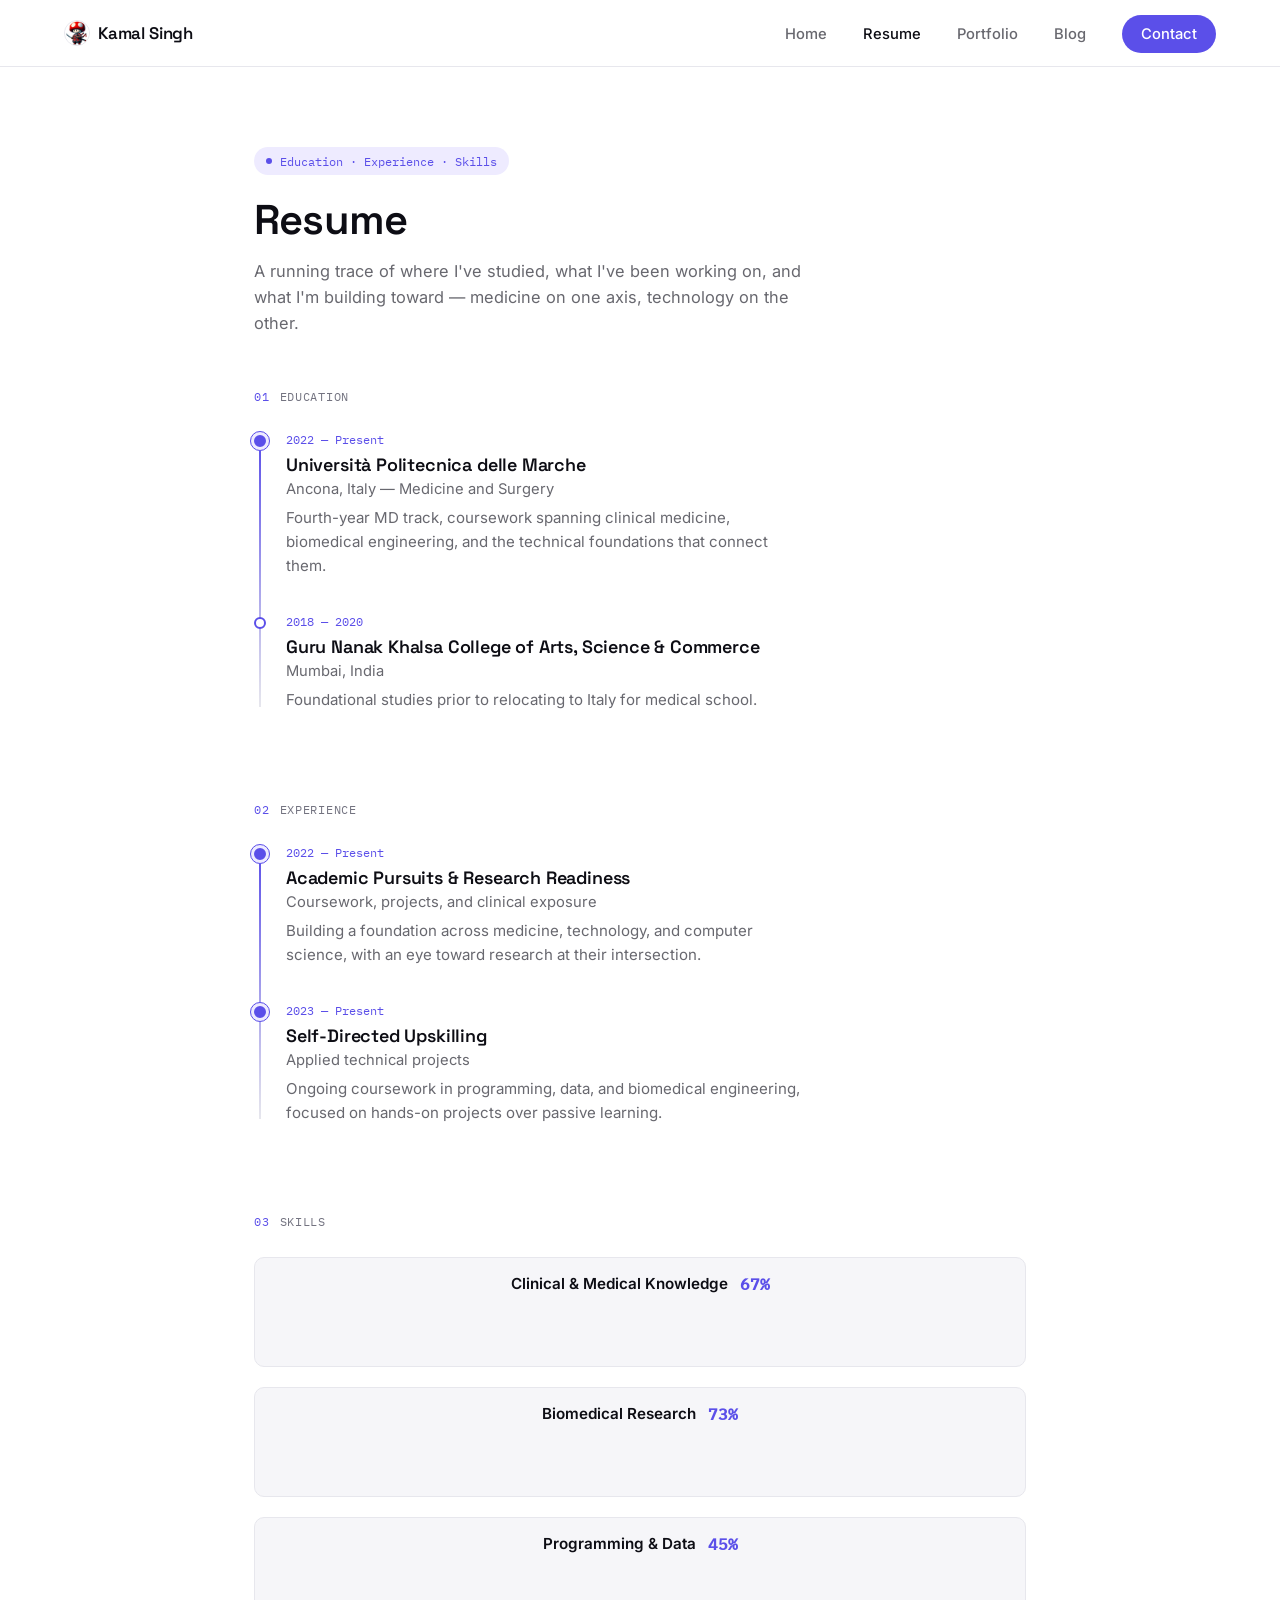
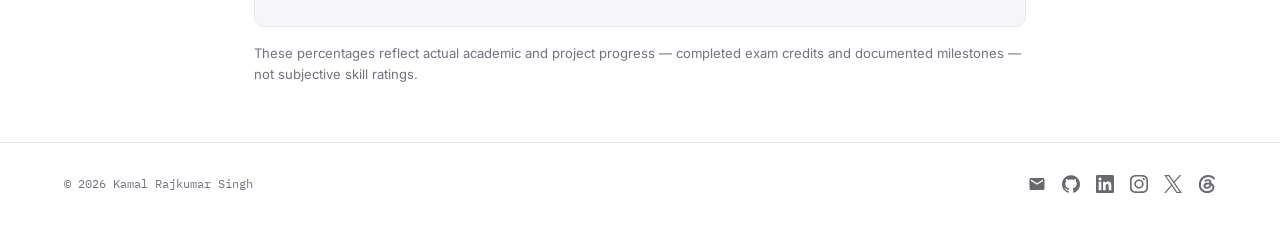
<file: resume/index.html>
<!doctype html>
<html lang="en">
<head>
<meta charset="UTF-8" />
<meta name="viewport" content="width=device-width, initial-scale=1.0" />
<title>Resume — Kamal Rajkumar Singh</title>
<meta name="description" content="A concise resume for Kamal Rajkumar Singh, covering medical education, experience, skills, and technology-focused learning." />
<link rel="icon" href="../assets/walex_images/favicon-32.png" sizes="32x32" type="image/png" />
<link rel="icon" href="../assets/walex_images/favicon-512.png" sizes="512x512" type="image/png" />
<link rel="apple-touch-icon" href="../assets/walex_images/favicon-180.png" />
<link rel="stylesheet" href="../assets/css/style.css" />
</head>
<body>

  <a href="#main-content" class="skip-link">Skip To Content</a>

  <nav class="nav">
    <a href="../" class="nav-brand"><img src="../assets/walex_images/mascot.png" alt="" class="nav-avatar" />Kamal Singh</a>
    <button class="nav-toggle" data-nav-toggle aria-label="Toggle menu" aria-expanded="false" aria-controls="primary-navigation"><span></span></button>
    <ul class="nav-links" data-nav-links id="primary-navigation">
      <li><a href="../">Home</a></li>
      <li><a href="./" class="active">Resume</a></li>
      <li><a href="../portfolio/">Portfolio</a></li>
      <li><a href="../blog/">Blog</a></li>
      <li><a href="../contact/" class="nav-cta">Contact</a></li>
    </ul>
  </nav>

  <header class="page-header">
    <span class="eyebrow">Education · Experience · Skills</span>
    <h1 class="page-title">Resume</h1>
    <p class="page-sub">A running trace of where I've studied, what I've been working on, and what I'm building toward — medicine on one axis, technology on the other.</p>
  </header>

  <main id="main-content" tabindex="-1">

  <section class="section">
    <h2 class="section-label"><span class="n">01</span> Education</h2>
    <div class="timeline">
      <div class="t-item is-current">
        <div class="t-node"></div>
        <span class="t-period">2022 — Present</span>
        <h3 class="t-title">Università Politecnica delle Marche</h3>
        <p class="t-place">Ancona, Italy — Medicine and Surgery</p>
        <p class="t-text">Fourth-year MD track, coursework spanning clinical medicine, biomedical engineering, and the technical foundations that connect them.</p>
      </div>
      <div class="t-item">
        <div class="t-node"></div>
        <span class="t-period">2018 — 2020</span>
        <h3 class="t-title">Guru Nanak Khalsa College of Arts, Science & Commerce</h3>
        <p class="t-place">Mumbai, India</p>
        <p class="t-text">Foundational studies prior to relocating to Italy for medical school.</p>
      </div>
    </div>
  </section>

  <section class="section">
    <h2 class="section-label"><span class="n">02</span> Experience</h2>
    <div class="timeline">
      <div class="t-item is-current">
        <div class="t-node"></div>
        <span class="t-period">2022 — Present</span>
        <h3 class="t-title">Academic Pursuits & Research Readiness</h3>
        <p class="t-place">Coursework, projects, and clinical exposure</p>
        <p class="t-text">Building a foundation across medicine, technology, and computer science, with an eye toward research at their intersection.</p>
      </div>
      <div class="t-item is-current">
        <div class="t-node"></div>
        <span class="t-period">2023 — Present</span>
        <h3 class="t-title">Self-Directed Upskilling</h3>
        <p class="t-place">Applied technical projects</p>
        <p class="t-text">Ongoing coursework in programming, data, and biomedical engineering, focused on hands-on projects over passive learning.</p>
      </div>
    </div>
  </section>

  <section class="section">
    <h2 class="section-label"><span class="n">03</span> Skills</h2>
    <div class="skills-grid">
      <div class="skill-row skill-row-wave">
        <div class="skill-row-head">
          <span class="skill-name">Clinical & Medical Knowledge</span>
          <span class="skill-percent">67%</span>
        </div>
        <svg class="wave" viewBox="0 0 400 60" preserveAspectRatio="none" aria-hidden="true">
          <path class="wave-path" d="M0,30 L60,30 L70,30 L78,14 L88,46 L98,10 L108,30 L118,30 L160,30 L170,30 L178,18 L186,42 L194,30 L210,30 L260,30 L270,30 L278,15 L286,45 L294,30 L400,30" />
        </svg>
      </div>
      <div class="skill-row skill-row-wave">
        <div class="skill-row-head">
          <span class="skill-name">Biomedical Research</span>
          <span class="skill-percent">73%</span>
        </div>
        <svg class="wave" viewBox="0 0 400 60" preserveAspectRatio="none" aria-hidden="true">
          <path class="wave-path" d="M0,30 L20,30 L28,30 L36,10 L44,50 L52,6 L60,30 L68,30 L80,30 L88,12 L96,48 L104,30 L116,30 L128,30 L136,8 L144,52 L152,5 L160,30 L168,30 L180,30 L188,11 L196,49 L204,30 L216,30 L228,30 L236,9 L244,51 L252,30 L400,30" />
        </svg>
      </div>
      <div class="skill-row skill-row-wave">
        <div class="skill-row-head">
          <span class="skill-name">Programming & Data</span>
          <span class="skill-percent">45%</span>
        </div>
        <svg class="wave" viewBox="0 0 400 60" preserveAspectRatio="none" aria-hidden="true">
          <path class="wave-path" d="M0,30 L140,30 L150,30 L158,23 L166,37 L174,30 L260,30 L270,30 L278,24 L286,36 L294,30 L400,30" />
        </svg>
      </div>
    </div>
    <p class="skills-footnote">These percentages reflect actual academic and project progress — completed exam credits and documented milestones — not subjective skill ratings.</p>
  </section>

  </main>

  <footer class="site-footer">
    <span class="foot-copy">© 2026 Kamal Rajkumar Singh</span>
    <div class="foot-links">
      <a href="mailto:ares.kamalsingh@gmail.com" aria-label="Email"><svg viewBox="0 0 24 24" fill="currentColor" aria-hidden="true"><path d="M20 4H4c-1.1 0-1.99.9-1.99 2L2 18c0 1.1.9 2 2 2h16c1.1 0 2-.9 2-2V6c0-1.1-.9-2-2-2zm0 4-8 5-8-5V6l8 5 8-5v2z"/></svg></a>
      <a href="https://github.com/Walexrius" target="_blank" rel="noopener" aria-label="GitHub"><svg viewBox="0 0 24 24" fill="currentColor" aria-hidden="true"><path d="M12 .297c-6.63 0-12 5.373-12 12 0 5.303 3.438 9.8 8.205 11.385.6.113.82-.258.82-.577 0-.285-.01-1.04-.015-2.04-3.338.724-4.042-1.61-4.042-1.61C4.422 18.07 3.633 17.7 3.633 17.7c-1.087-.744.084-.729.084-.729 1.205.084 1.838 1.236 1.838 1.236 1.07 1.835 2.809 1.305 3.495.998.108-.776.417-1.305.76-1.605-2.665-.3-5.466-1.332-5.466-5.93 0-1.31.465-2.38 1.235-3.22-.135-.303-.54-1.523.105-3.176 0 0 1.005-.322 3.3 1.23.96-.267 1.98-.399 3-.405 1.02.006 2.04.138 3 .405 2.28-1.552 3.285-1.23 3.285-1.23.645 1.653.24 2.873.12 3.176.765.84 1.23 1.91 1.23 3.22 0 4.61-2.805 5.625-5.475 5.92.42.36.81 1.096.81 2.22 0 1.606-.015 2.896-.015 3.286 0 .315.21.69.825.57C20.565 22.092 24 17.592 24 12.297c0-6.627-5.373-12-12-12"/></svg></a>
      <a href="https://www.linkedin.com/in/kamal-rajkumar-singh-walexrius" target="_blank" rel="noopener" aria-label="LinkedIn"><svg viewBox="0 0 24 24" fill="currentColor" aria-hidden="true"><path d="M20.447 20.452h-3.554v-5.569c0-1.328-.027-3.037-1.852-3.037-1.853 0-2.136 1.445-2.136 2.939v5.667H9.351V9h3.414v1.561h.046c.477-.9 1.637-1.85 3.37-1.85 3.601 0 4.267 2.37 4.267 5.455v6.286zM5.337 7.433c-1.144 0-2.063-.926-2.063-2.065 0-1.138.92-2.063 2.063-2.063 1.14 0 2.064.925 2.064 2.063 0 1.139-.925 2.065-2.064 2.065zm1.782 13.019H3.555V9h3.564v11.452zM22.225 0H1.771C.792 0 0 .774 0 1.729v20.542C0 23.227.792 24 1.771 24h20.451C23.2 24 24 23.227 24 22.271V1.729C24 .774 23.2 0 22.222 0h.003z"/></svg></a>
      <a href="https://www.instagram.com/kamal_siiingh/" target="_blank" rel="noopener" aria-label="Instagram"><svg viewBox="0 0 24 24" fill="currentColor" aria-hidden="true"><path d="M7.0301.084c-1.2768.0602-2.1487.264-2.911.5634-.7888.3075-1.4575.72-2.1228 1.3877-.6652.6677-1.075 1.3368-1.3802 2.127-.2954.7638-.4956 1.6365-.552 2.914-.0564 1.2775-.0689 1.6882-.0626 4.947.0062 3.2586.0206 3.6671.0825 4.9473.061 1.2765.264 2.1482.5635 2.9107.308.7889.72 1.4573 1.388 2.1228.6679.6655 1.3365 1.0743 2.1285 1.38.7632.295 1.6361.4961 2.9134.552 1.2773.056 1.6884.069 4.9462.0627 3.2578-.0062 3.668-.0207 4.9478-.0814 1.28-.0607 2.147-.2652 2.9098-.5633.7889-.3086 1.4578-.72 2.1228-1.3881.665-.6682 1.0745-1.3378 1.3795-2.1284.2957-.7632.4966-1.636.552-2.9124.056-1.2809.0692-1.6898.063-4.948-.0063-3.2583-.021-3.6668-.0817-4.9465-.0607-1.2797-.264-2.1487-.5633-2.9117-.3084-.7889-.72-1.4568-1.3876-2.1228C21.2982 1.33 20.628.9208 19.8378.6165 19.074.321 18.2017.1197 16.9244.0645 15.6471.0093 15.236-.005 11.977.0014 8.718.0076 8.31.0215 7.0301.0839m.1402 21.6932c-1.17-.0509-1.8053-.2453-2.2287-.408-.5606-.216-.96-.4771-1.3819-.895-.422-.4178-.6811-.8186-.9-1.378-.1644-.4234-.3624-1.058-.4171-2.228-.0595-1.2645-.072-1.6442-.079-4.848-.007-3.2037.0053-3.583.0607-4.848.05-1.169.2456-1.805.408-2.2282.216-.5613.4762-.96.895-1.3816.4188-.4217.8184-.6814 1.3783-.9003.423-.1651 1.0575-.3614 2.227-.4171 1.2655-.06 1.6447-.072 4.848-.079 3.2033-.007 3.5835.005 4.8495.0608 1.169.0508 1.8053.2445 2.228.408.5608.216.96.4754 1.3816.895.4217.4194.6816.8176.9005 1.3787.1653.4217.3617 1.056.4169 2.2263.0602 1.2655.0739 1.645.0796 4.848.0058 3.203-.0055 3.5834-.061 4.848-.051 1.17-.245 1.8055-.408 2.2294-.216.5604-.4763.96-.8954 1.3814-.419.4215-.8181.6811-1.3783.9-.4224.1649-1.0577.3617-2.2262.4174-1.2656.0595-1.6448.072-4.8493.079-3.2045.007-3.5825-.006-4.848-.0608M16.953 5.5864A1.44 1.44 0 1 0 18.39 4.144a1.44 1.44 0 0 0-1.437 1.4424M5.8385 12.012c.0067 3.4032 2.7706 6.1557 6.173 6.1493 3.4026-.0065 6.157-2.7701 6.1506-6.1733-.0065-3.4032-2.771-6.1565-6.174-6.1498-3.403.0067-6.156 2.771-6.1496 6.1738M8 12.0077a4 4 0 1 1 4.008 3.9921A3.9996 3.9996 0 0 1 8 12.0077"/></svg></a>
      <a href="https://x.com/Walexrius" target="_blank" rel="noopener" aria-label="X"><svg viewBox="0 0 24 24" fill="currentColor" aria-hidden="true"><path d="M14.234 10.162 22.977 0h-2.072l-7.591 8.824L7.251 0H.258l9.168 13.343L.258 24H2.33l8.016-9.318L16.749 24h6.993zm-2.837 3.299-.929-1.329L3.076 1.56h3.182l5.965 8.532.929 1.329 7.754 11.09h-3.182z"/></svg></a>
      <a href="https://www.threads.net/letstalk_kamalsingh" target="_blank" rel="noopener" aria-label="Threads"><svg viewBox="0 0 24 24" fill="currentColor" aria-hidden="true"><path d="M18.263 11.097c-.03-3.486-1.92-5.586-5.111-5.586-2.13 0-3.922.963-4.863 2.499l2.062 1.438c.535-.843 1.272-1.543 2.628-1.543 1.528 0 2.318.85 2.544 2.431a15 15 0 0 0-2.236-.173c-4.125 0-6.068 1.867-6.068 4.336s1.943 3.99 4.804 3.99c3.139 0 5.013-2.115 5.781-4.735.798.361 1.348 1.204 1.348 2.47 0 3.387-3.907 5.232-7.22 5.232-4.885 0-8.077-3.207-8.077-8.424 0-6.392 4.223-10.487 9.9-10.487 3.808 0 5.69 1.671 6.97 3.914l2.108-1.475C21.44 2.078 18.331 0 13.663 0 6.227 0 1.168 5.277 1.168 12.934c0 7 4.953 11.066 10.856 11.066 4.878 0 9.809-2.846 9.809-7.716 0-2.545-1.46-4.231-3.569-5.187m-6.33 4.855c-1.077 0-2.026-.512-2.026-1.453 0-1.483 1.822-1.934 3.606-1.934.678 0 1.34.045 1.927.173-.422 1.927-1.671 3.215-3.508 3.214Z"/></svg></a>
    </div>
  </footer>

  <script src="../assets/js/script.js"></script>
</body>
</html>
</file>
<file: assets/css/style.css>
/* =========================================================
   Kamal Rajkumar Singh — Portfolio
   Design system: neutral base + violet accent, Figma-inspired
   ========================================================= */

/* ---------- SELF-HOSTED FONTS (no third-party requests) ---------- */
@font-face { font-family: 'Space Grotesk'; font-style: normal; font-weight: 400; font-display: swap; src: url('../fonts/space-grotesk-variable.woff2') format('woff2'); }
@font-face { font-family: 'Space Grotesk'; font-style: normal; font-weight: 500; font-display: swap; src: url('../fonts/space-grotesk-variable.woff2') format('woff2'); }
@font-face { font-family: 'Space Grotesk'; font-style: normal; font-weight: 600; font-display: swap; src: url('../fonts/space-grotesk-variable.woff2') format('woff2'); }
@font-face { font-family: 'Space Grotesk'; font-style: normal; font-weight: 700; font-display: swap; src: url('../fonts/space-grotesk-variable.woff2') format('woff2'); }
@font-face { font-family: 'Inter'; font-style: normal; font-weight: 400; font-display: swap; src: url('../fonts/inter-variable.woff2') format('woff2'); }
@font-face { font-family: 'Inter'; font-style: normal; font-weight: 500; font-display: swap; src: url('../fonts/inter-variable.woff2') format('woff2'); }
@font-face { font-family: 'Inter'; font-style: normal; font-weight: 600; font-display: swap; src: url('../fonts/inter-variable.woff2') format('woff2'); }
@font-face { font-family: 'IBM Plex Mono'; font-style: normal; font-weight: 400; font-display: swap; src: url('../fonts/ibm-plex-mono-400.woff2') format('woff2'); }
@font-face { font-family: 'IBM Plex Mono'; font-style: normal; font-weight: 500; font-display: swap; src: url('../fonts/ibm-plex-mono-500.woff2') format('woff2'); }

:root {
  --bg: #ffffff;
  --bg-soft: #f6f6f9;
  --ink: #0d0d14;
  --ink-soft: #68686f;
  --ink-faint: #737380;
  --border: #e7e7ed;
  --accent: #5b4fe9;
  --accent-hover: #4a3fd6;
  --accent-soft: #eeebff;
  --radius: 12px;
  --font-display: 'Space Grotesk', sans-serif;
  --font-body: 'Inter', sans-serif;
  --font-mono: 'IBM Plex Mono', monospace;
  --max: 1180px;
  --max-narrow: 900px;
}

* { box-sizing: border-box; }
html { scroll-behavior: smooth; }
body {
  margin: 0;
  background: var(--bg);
  color: var(--ink);
  font-family: var(--font-body);
  -webkit-font-smoothing: antialiased;
}
a { color: inherit; text-decoration: none; }
img { max-width: 100%; display: block; }
:focus-visible { outline: 2px solid var(--accent); outline-offset: 3px; }

/* ---------- SKIP LINK ---------- */
.skip-link {
  position: absolute; top: -100%; left: 12px; z-index: 100;
  background: var(--accent); color: #fff; padding: 10px 18px; border-radius: 8px;
  font-family: var(--font-body); font-weight: 600; font-size: 0.9rem;
  transition: top 0.15s ease;
}
.skip-link:focus { top: 12px; outline: 2px solid #fff; outline-offset: 2px; }

/* ---------- NAV ---------- */
.nav {
  position: sticky; top: 0; z-index: 50;
  display: flex; align-items: center; justify-content: space-between;
  padding: 20px clamp(20px, 5vw, 64px);
  background: rgba(255,255,255,0.82);
  backdrop-filter: blur(10px);
  border-bottom: 1px solid var(--border);
}
.nav-brand {
  font-family: var(--font-display); font-weight: 600; font-size: 1.05rem;
  letter-spacing: -0.01em; display: flex; align-items: center; gap: 8px;
}
.nav-brand .dot { width: 8px; height: 8px; border-radius: 50%; background: var(--accent); display: inline-block; }
.nav-avatar { width: 26px; height: 26px; border-radius: 50%; object-fit: cover; border: 1.5px solid var(--border); background: #fff; }
.nav-links { display: flex; align-items: center; gap: clamp(16px, 3vw, 36px); list-style: none; margin: 0; padding: 0; }
.nav-links a { font-size: 0.92rem; font-weight: 500; color: var(--ink-soft); transition: color 0.15s ease; }
.nav-links a:hover { color: var(--ink); }
.nav-links .active { color: var(--ink); }
.nav-cta {
  padding: 9px 18px; border-radius: 999px; background: var(--accent); color: #fff !important;
  font-size: 0.88rem; font-weight: 600; border: 1.5px solid transparent;
  transition: background 0.15s ease, transform 0.15s ease, color 0.15s ease, border-color 0.15s ease;
}
.nav-cta:hover { background: var(--accent-hover); transform: translateY(-1px); }
.nav-cta:active { transform: translateY(0) scale(0.97); }
.nav-cta.active {
  background: transparent; color: var(--accent) !important; border-color: var(--accent);
}
.nav-cta.active:hover { background: var(--accent-soft); }

.nav-toggle {
  display: none; background: none; border: 1px solid var(--border); border-radius: 8px;
  width: 38px; height: 38px; cursor: pointer; align-items: center; justify-content: center;
}
.nav-toggle span, .nav-toggle span::before, .nav-toggle span::after {
  content: ''; display: block; width: 16px; height: 2px; background: var(--ink); position: relative; transition: 0.2s;
}
.nav-toggle span::before { position: absolute; top: -5px; }
.nav-toggle span::after { position: absolute; top: 5px; }
.nav-toggle.is-open span { background: transparent; }
.nav-toggle.is-open span::before { top: 0; transform: rotate(45deg); }
.nav-toggle.is-open span::after { top: 0; transform: rotate(-45deg); }

@media (max-width: 860px) {
  .nav-links {
    display: none; position: absolute; top: 100%; left: 0; right: 0;
    background: var(--bg); border-bottom: 1px solid var(--border);
    flex-direction: column; align-items: flex-start; gap: 4px; padding: 12px clamp(20px, 5vw, 64px) 20px;
  }
  .nav-links.is-open { display: flex; }
  .nav-links a { padding: 10px 0; width: 100%; }
  .nav-cta { display: inline-block; }
  .nav-toggle { display: flex; }
}

/* ---------- BUTTONS ---------- */
.btn {
  display: inline-flex; align-items: center; gap: 8px; padding: 13px 24px; border-radius: 10px;
  font-size: 0.95rem; font-weight: 600; transition: all 0.15s ease; border: 1px solid transparent; cursor: pointer;
}
.btn-primary { background: var(--accent); color: #fff; }
.btn-primary:hover { background: var(--accent-hover); transform: translateY(-1px); }
.btn-primary:active { transform: translateY(0) scale(0.97); }
.btn-secondary { background: transparent; color: var(--ink); border-color: var(--border); }
.btn-secondary:hover { border-color: var(--ink); }
.btn-secondary:active { transform: scale(0.97); }

/* ---------- SHARED PAGE HEADER ---------- */
.eyebrow {
  display: inline-flex; align-items: center; gap: 8px; font-family: var(--font-mono); font-size: 0.78rem;
  color: var(--accent); background: var(--accent-soft); padding: 6px 12px; border-radius: 999px; margin-bottom: 18px;
}
.eyebrow::before { content: ''; width: 6px; height: 6px; border-radius: 50%; background: var(--accent); }
.page-header { max-width: var(--max-narrow); margin: 0 auto; padding: clamp(48px, 7vw, 80px) clamp(20px, 5vw, 64px) 8px; }
h1.page-title { font-family: var(--font-display); font-weight: 600; font-size: clamp(1.9rem, 3.6vw, 2.6rem); letter-spacing: -0.02em; margin: 0 0 12px; }
.page-sub { color: var(--ink-soft); font-size: 1.02rem; max-width: 56ch; line-height: 1.6; margin: 0; }

/* ---------- 404 ---------- */
.notfound {
  max-width: var(--max-narrow); margin: 0 auto; padding: clamp(80px, 14vw, 140px) clamp(20px, 5vw, 64px);
  display: flex; flex-direction: column; align-items: flex-start; gap: 14px;
}
.notfound .page-title { margin-bottom: 0; }
.notfound-log {
  font-family: var(--font-mono); font-size: 0.78rem; color: var(--ink-faint); letter-spacing: 0.04em;
  margin: 0 0 10px;
}
.section { max-width: var(--max-narrow); margin: 0 auto; padding: 44px clamp(20px, 5vw, 64px); }
.section-label {
  display: flex; align-items: center; gap: 10px; font-family: var(--font-mono); font-size: 0.78rem;
  font-weight: 400; color: var(--ink-faint); text-transform: uppercase; letter-spacing: 0.06em;
  margin: 0 0 28px;
}
.section-label .n { color: var(--accent); }

/* ---------- HERO (home page) ---------- */
.hero {
  max-width: var(--max); margin: 0 auto;
  padding: clamp(48px, 8vw, 96px) clamp(20px, 5vw, 64px) clamp(60px, 8vw, 100px);
  display: grid; grid-template-columns: 1.1fr 0.9fr; gap: clamp(32px, 5vw, 72px); align-items: center;
}
h1.headline {
  font-family: var(--font-display); font-weight: 600; font-size: clamp(2.1rem, 4.4vw, 3.4rem);
  line-height: 1.08; letter-spacing: -0.02em; margin: 0 0 22px;
}
h1.headline .accent-word { color: var(--accent); }
.subcopy { font-size: 1.05rem; line-height: 1.6; color: var(--ink-soft); max-width: 46ch; margin: 0 0 34px; }
.hero-ctas { display: flex; gap: 14px; flex-wrap: wrap; }
.hero-meta { display: flex; gap: 28px; margin-top: 40px; padding-top: 28px; border-top: 1px solid var(--border); flex-wrap: wrap; }
.hero-meta-item { font-family: var(--font-mono); font-size: 0.78rem; color: var(--ink-faint); }
.hero-meta-item strong { display: block; font-family: var(--font-body); font-size: 0.92rem; font-weight: 600; color: var(--ink); margin-top: 3px; }

/* ---------- SIGNATURE PULSE CARD ---------- */
.signature-card { background: var(--bg-soft); border: 1px solid var(--border); border-radius: 20px; padding: clamp(24px, 4vw, 36px); position: relative; overflow: hidden; }
.signature-card::before {
  content: ''; position: absolute; inset: 0;
  background-image: linear-gradient(to right, rgba(13,13,20,0.035) 1px, transparent 1px), linear-gradient(to bottom, rgba(13,13,20,0.035) 1px, transparent 1px);
  background-size: 28px 28px;
}
.signature-header { position: relative; display: flex; justify-content: space-between; align-items: center; font-family: var(--font-mono); font-size: 0.75rem; color: var(--ink-faint); margin-bottom: 18px; }
.signature-header .status { display: flex; align-items: center; gap: 6px; color: var(--accent); }
.signature-header .status .blip { width: 6px; height: 6px; border-radius: 50%; background: var(--accent); animation: blip 1.6s ease-in-out infinite; }
@keyframes blip { 0%, 100% { opacity: 1; transform: scale(1); } 50% { opacity: 0.35; transform: scale(0.8); } }
.wave-box { position: relative; background: #fff; border: 1px solid var(--border); border-radius: 14px; padding: 22px 18px 10px; }
svg.wave { display: block; width: 100%; height: auto; }
.wave-path {
  fill: none; stroke: var(--accent); stroke-width: 2.5; stroke-linecap: round; stroke-linejoin: round;
  stroke-dasharray: 900; stroke-dashoffset: 900; animation: wave-pulse 2.4s linear infinite;
}
@keyframes wave-pulse {
  0% { stroke-dashoffset: 900; }
  50% { stroke-dashoffset: 0; }
  100% { stroke-dashoffset: -900; }
}
.wave-caption { display: flex; justify-content: space-between; font-family: var(--font-mono); font-size: 0.7rem; color: var(--ink-faint); padding: 10px 2px 4px; }
.signature-footnote { position: relative; margin-top: 18px; font-size: 0.86rem; color: var(--ink-soft); line-height: 1.55; }
.signature-footnote strong { color: var(--ink); }

@media (max-width: 860px) {
  .hero { grid-template-columns: 1fr; }
  .signature-card { order: -1; }
}

/* ---------- HOME "WHAT I'M DOING" LIST ---------- */
.section--no-top { padding-top: 0; }
.skill-row-stacked { grid-template-columns: 1fr; }
.skill-row-stacked .skill-desc { margin-top: 6px; color: var(--ink-soft); font-size: 0.94rem; line-height: 1.6; }

/* ---------- TIMELINE (resume page) ---------- */
.timeline { position: relative; padding-left: 32px; }
.timeline::before { content: ''; position: absolute; left: 5px; top: 6px; bottom: 6px; width: 2px; background: linear-gradient(to bottom, var(--accent) 0%, var(--border) 100%); }
.t-item { position: relative; padding-bottom: 36px; }
.t-item:last-child { padding-bottom: 0; }
.t-node { position: absolute; left: -32px; top: 3px; width: 12px; height: 12px; border-radius: 50%; background: #fff; border: 2px solid var(--accent); }
.t-item.is-current .t-node { background: var(--accent); box-shadow: 0 0 0 4px var(--accent-soft); }
.t-item.is-current .t-node::after { content: ''; position: absolute; inset: -6px; border-radius: 50%; border: 1.5px solid var(--accent); animation: pulse-ring 2s ease-out infinite; }
@keyframes pulse-ring { 0% { transform: scale(0.7); opacity: 0.8; } 100% { transform: scale(1.9); opacity: 0; } }
.t-period { font-family: var(--font-mono); font-size: 0.76rem; color: var(--accent); margin-bottom: 6px; display: block; }
.t-title { font-family: var(--font-display); font-weight: 600; font-size: 1.12rem; margin: 0 0 4px; letter-spacing: -0.01em; }
.t-place { color: var(--ink-soft); font-size: 0.92rem; margin: 0 0 8px; }
.t-text { color: var(--ink-soft); font-size: 0.94rem; line-height: 1.6; margin: 0; max-width: 58ch; }

/* ---------- SKILLS ---------- */
.skills-grid { display: grid; gap: 20px; }
.skill-row { display: grid; grid-template-columns: 1fr auto; align-items: center; gap: 14px; padding: 16px 18px; background: var(--bg-soft); border: 1px solid var(--border); border-radius: 10px; }
.skill-name { font-weight: 600; font-size: 0.95rem; }
.skill-row-wave { display: flex; flex-direction: column; gap: 10px; }
.skill-row-head { display: flex; justify-content: space-between; align-items: center; gap: 12px; }
.skill-percent { font-family: var(--font-mono); font-weight: 700; font-size: 1rem; color: var(--accent); white-space: nowrap; }
.skill-row-wave .wave { max-height: 46px; }
.skills-footnote { margin-top: 16px; font-size: 0.82rem; color: var(--ink-faint); line-height: 1.6; }

/* ---------- PORTFOLIO / CERTIFICATES ---------- */
.filter-list { display: flex; flex-wrap: wrap; gap: 10px; list-style: none; padding: 0; margin: 0 0 32px; max-width: var(--max); margin-left: auto; margin-right: auto; padding-left: clamp(20px, 5vw, 64px); padding-right: clamp(20px, 5vw, 64px); }
.filter-btn {
  font-family: var(--font-mono); font-size: 0.8rem; padding: 9px 16px; border-radius: 999px; border: 1px solid var(--border);
  background: #fff; color: var(--ink-soft); cursor: pointer; transition: all 0.15s ease;
}
.filter-btn:hover { border-color: var(--ink); color: var(--ink); }
.filter-btn:active { transform: scale(0.96); }
.filter-btn.active { background: var(--accent); border-color: var(--accent); color: #fff; }

.cert-grid {
  max-width: var(--max); margin: 0 auto; padding: 0 clamp(20px, 5vw, 64px) 60px;
  display: grid; grid-template-columns: repeat(auto-fill, minmax(190px, 1fr)); gap: 16px;
}
.cert-card {
  display: flex; flex-direction: column; border: 1px solid var(--border); border-radius: var(--radius);
  background: #fff; overflow: hidden; transition: all 0.15s ease;
}
.cert-card:hover { border-color: var(--accent); transform: translateY(-3px); box-shadow: 0 10px 24px rgba(13,13,20,0.08); }
.cert-card:active { transform: translateY(-1px) scale(0.99); }
.cert-thumb-box { position: relative; aspect-ratio: 4 / 3; background: var(--bg-soft); overflow: hidden; }
.cert-thumb-box img { width: 100%; height: 100%; object-fit: cover; object-position: top center; display: block; }
.cert-thumb-box .cert-ext-badge {
  position: absolute; top: 8px; right: 8px; background: rgba(13,13,20,0.72); color: #fff;
  font-family: var(--font-mono); font-size: 0.62rem; font-weight: 600; letter-spacing: 0.03em;
  padding: 3px 7px; border-radius: 5px;
}
.cert-body { padding: 12px 14px 14px; display: flex; flex-direction: column; gap: 4px; flex: 1; }
.cert-icon { width: 32px; height: 32px; border-radius: 8px; background: var(--accent-soft); display: flex; align-items: center; justify-content: center; color: var(--accent); font-family: var(--font-mono); font-size: 0.8rem; font-weight: 600; }
.cert-name { font-size: 0.88rem; font-weight: 600; line-height: 1.3; }
.cert-view { font-family: var(--font-mono); font-size: 0.7rem; color: var(--ink-faint); margin-top: auto; padding-top: 2px; }

/* ---------- BLOG ---------- */
.blog-grid { max-width: var(--max); margin: 0 auto; padding: 0 clamp(20px, 5vw, 64px) 60px; display: grid; grid-template-columns: repeat(auto-fill, minmax(280px, 1fr)); gap: 20px; }
.blog-card { border: 1px solid var(--border); border-radius: 14px; overflow: hidden; background: #fff; transition: all 0.15s ease; }
.blog-card:hover { border-color: var(--accent); transform: translateY(-2px); box-shadow: 0 8px 20px rgba(13,13,20,0.06); }
.blog-card:active { transform: translateY(0) scale(0.99); }
.blog-card-body { padding: 18px; }
.blog-meta { font-family: var(--font-mono); font-size: 0.72rem; color: var(--ink-faint); margin-bottom: 8px; }
.blog-title { font-family: var(--font-display); font-weight: 600; font-size: 1.02rem; margin: 0 0 8px; }
.blog-excerpt { font-size: 0.88rem; color: var(--ink-soft); line-height: 1.55; margin: 0; }

.empty-state { max-width: var(--max-narrow); margin: 0 auto; padding: 30px clamp(20px, 5vw, 64px) 80px; }
.empty-card { border: 1px dashed var(--border); border-radius: 16px; padding: 48px 32px; text-align: center; background: var(--bg-soft); }
.empty-card .cert-icon { margin: 0 auto 18px; width: 44px; height: 44px; }
.empty-card h3 { font-family: var(--font-display); font-size: 1.15rem; margin: 0 0 10px; }
.empty-card p { color: var(--ink-soft); font-size: 0.92rem; line-height: 1.6; max-width: 44ch; margin: 0 auto; }

/* ---------- CONTACT ---------- */
.contact-grid { max-width: var(--max-narrow); margin: 0 auto; padding: 20px clamp(20px, 5vw, 64px) 80px; display: grid; gap: 28px; grid-template-columns: 1fr; }
@media (min-width: 720px) { .contact-grid { grid-template-columns: 1fr 1fr; } }
.contact-card { border: 1px solid var(--border); border-radius: 16px; overflow: hidden; }
.contact-card iframe { width: 100%; height: 320px; border: 0; display: block; }
.map-card-body {
  height: 320px; display: flex; flex-direction: column; align-items: flex-start; justify-content: center;
  gap: 8px; padding: 0 clamp(24px, 5vw, 40px); background: var(--bg-soft);
}
.map-eyebrow { font-family: var(--font-mono); font-size: 0.78rem; color: var(--ink-faint); text-transform: uppercase; letter-spacing: 0.06em; }
.map-city { font-family: var(--font-display); font-weight: 600; font-size: 1.6rem; margin: 0; }
.map-coords { font-family: var(--font-mono); font-size: 0.82rem; color: var(--ink-soft); margin: 0; }
.map-link { font-size: 0.9rem; font-weight: 600; color: var(--accent); margin-top: 6px; }
.map-link:hover { color: var(--accent-hover); }
.form { display: flex; flex-direction: column; gap: 14px; }
.input-row { display: grid; grid-template-columns: 1fr 1fr; gap: 14px; }
@media (max-width: 480px) { .input-row { grid-template-columns: 1fr; } }
.field { display: flex; flex-direction: column; gap: 6px; }
.form-label { font-family: var(--font-body); font-size: 0.82rem; font-weight: 600; color: var(--ink-soft); }
.form-input {
  width: 100%; padding: 13px 14px; border-radius: 10px; border: 1px solid var(--border); background: var(--bg-soft);
  font-family: var(--font-body); font-size: 0.94rem; color: var(--ink); transition: border-color 0.15s ease, outline-color 0.15s ease;
}
.form-input:focus { border-color: var(--accent); outline: 2px solid var(--accent); outline-offset: 2px; background: #fff; }
textarea.form-input { resize: vertical; min-height: 130px; }

/* ---------- FOOTER ---------- */
.site-footer { border-top: 1px solid var(--border); padding: 32px clamp(20px, 5vw, 64px); display: flex; justify-content: space-between; align-items: center; flex-wrap: wrap; gap: 12px; }
.site-footer .foot-copy { font-family: var(--font-mono); font-size: 0.76rem; color: var(--ink-faint); }
.site-footer .foot-links { display: flex; gap: 16px; align-items: center; }
.site-footer .foot-links a { color: var(--ink-soft); display: inline-flex; }
.site-footer .foot-links a:hover { color: var(--accent); }
.site-footer .foot-links svg { width: 18px; height: 18px; }

@media (prefers-reduced-motion: reduce) {
  .wave-path { animation: none; stroke-dashoffset: 0; stroke-dasharray: none; }
  .signature-header .status .blip { animation: none; }
  .t-item.is-current .t-node::after { animation: none; }
}
</file>
